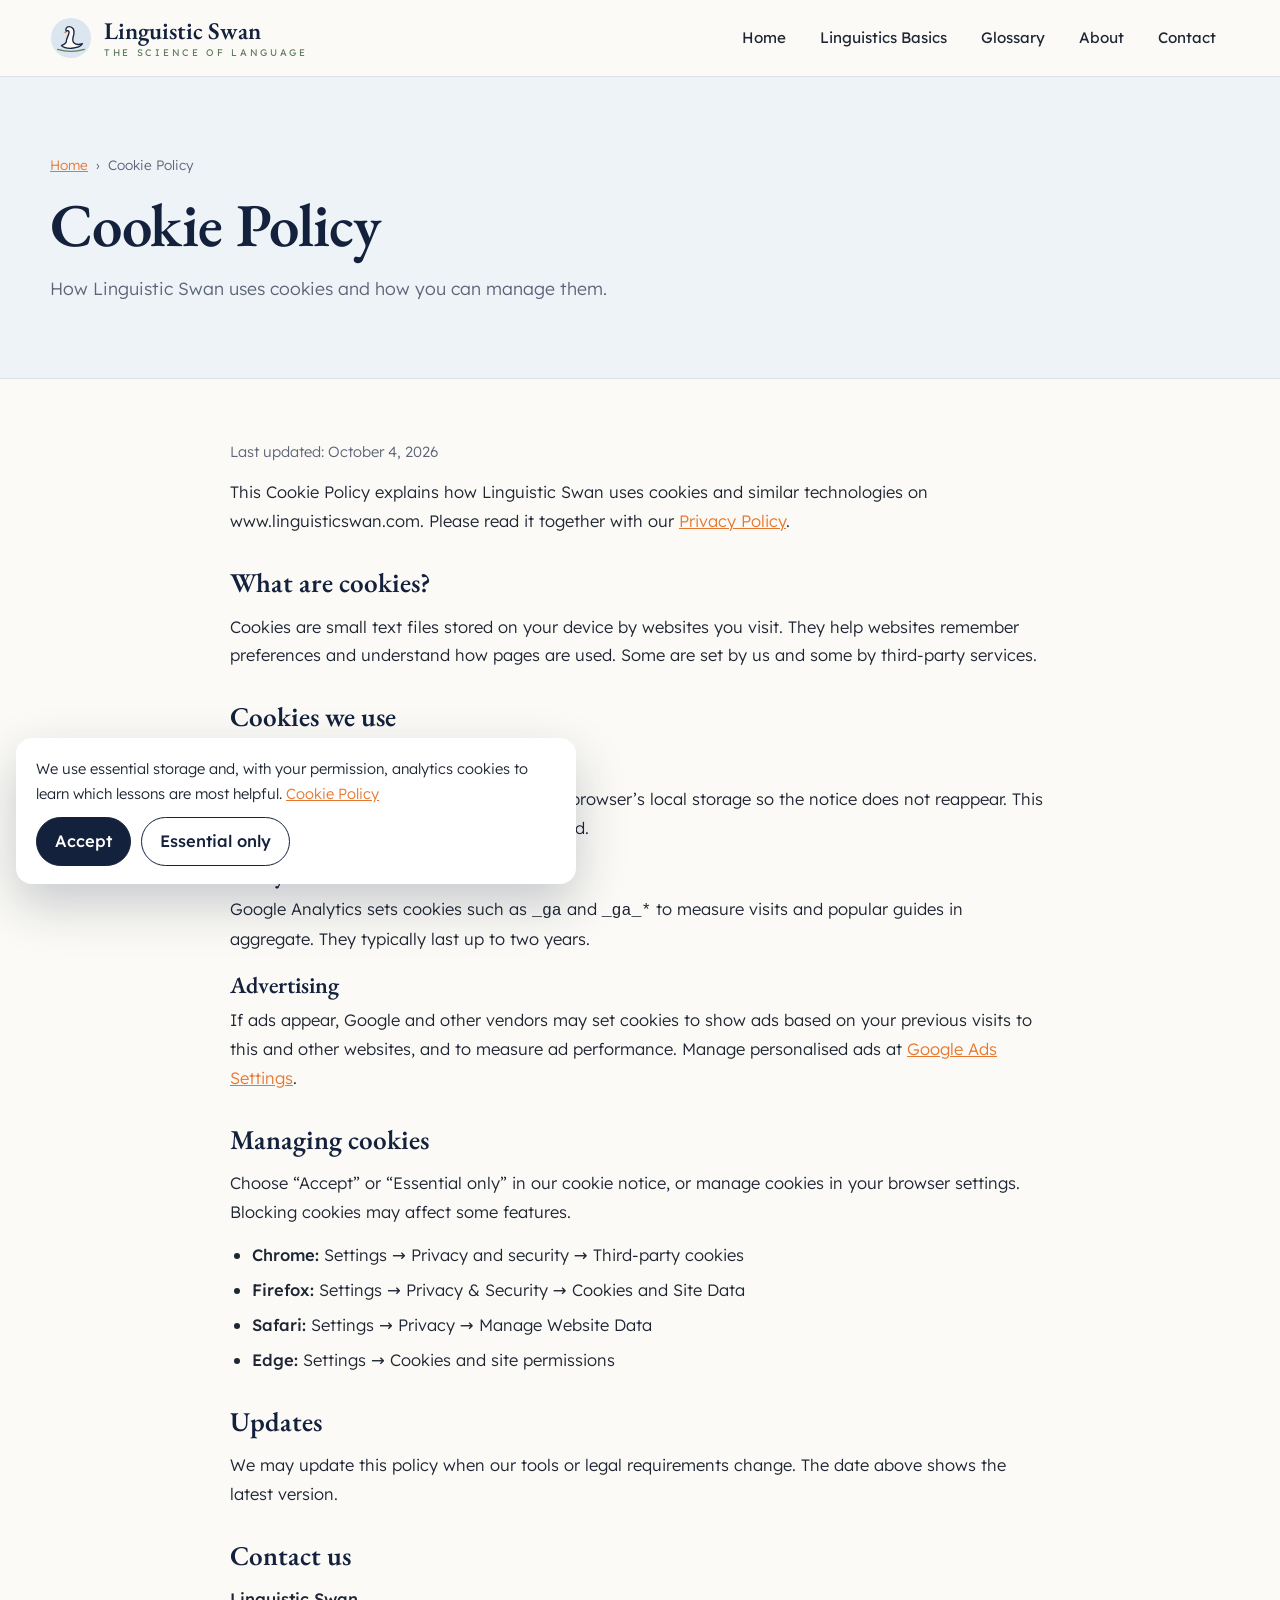
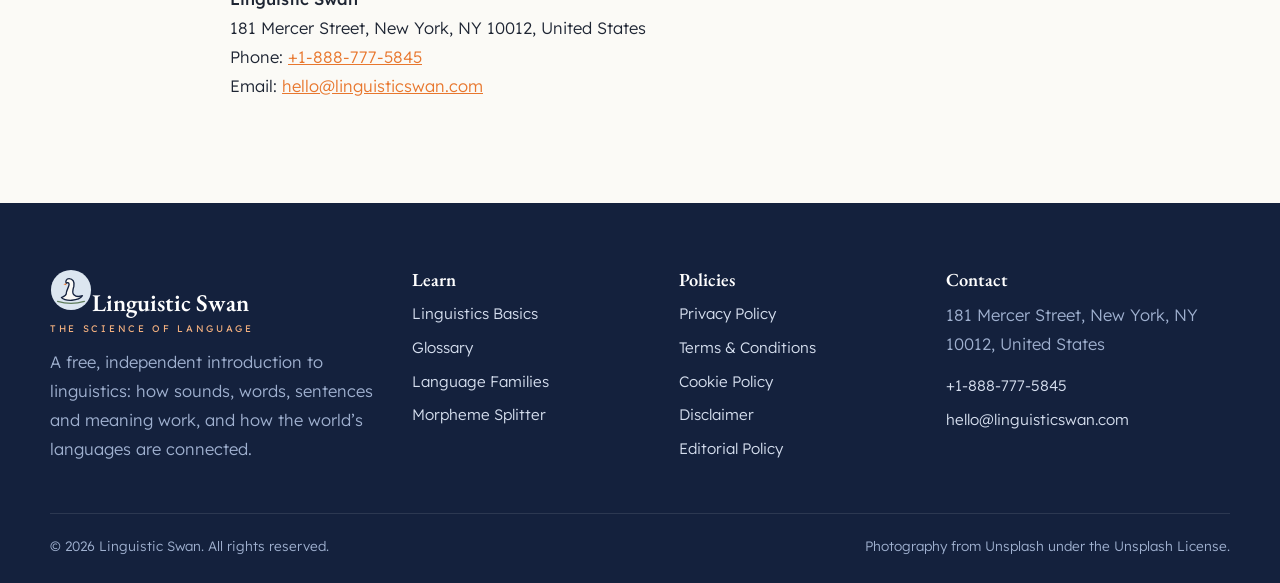
<file: cookie-policy.html>
<!DOCTYPE html>
<html lang="en">
<head>
<meta charset="UTF-8">
<meta name="viewport" content="width=device-width, initial-scale=1">
<title>Cookie Policy | Linguistic Swan</title>
<meta name="description" content="Learn which essential, analytics and advertising cookies Linguistic Swan uses and how to manage or block cookies in your browser.">
<meta name="robots" content="index, follow, max-image-preview:large">
<link rel="canonical" href="https://www.linguisticswan.com/cookie-policy.html">
<meta property="og:type" content="website"><meta property="og:site_name" content="Linguistic Swan">
<meta property="og:title" content="Cookie Policy | Linguistic Swan"><meta property="og:description" content="Learn which essential, analytics and advertising cookies Linguistic Swan uses and how to manage or block cookies in your browser.">
<meta property="og:url" content="https://www.linguisticswan.com/cookie-policy.html"><meta property="og:image" content="https://images.unsplash.com/photo-1477132394330-d2376dc4c091?auto=format&fit=crop&w=1200&q=75">
<meta name="twitter:card" content="summary_large_image"><meta name="theme-color" content="#14213D">
<link rel="icon" href="data:image/svg+xml,%3Csvg xmlns='http://www.w3.org/2000/svg' viewBox='0 0 44 44'%3E%3Ccircle cx='22' cy='22' r='21' fill='%2314213D'/%3E%3Cpath d='M12 30c4 4 18 4 22-2-3 1-7 1-9-1-2-2-1-6 0-9 1-4-1-8-5-8-3 0-4 3-3 5 1-1 3-1 3 1 0 3-3 6-3 10 0 2-3 3-5 4Z' fill='%23FBFAF6'/%3E%3Cpath d='M17 15l-3 1 3 1Z' fill='%23E8772E'/%3E%3C/svg%3E">
<link rel="preconnect" href="https://fonts.googleapis.com"><link rel="preconnect" href="https://fonts.gstatic.com" crossorigin><link rel="preconnect" href="https://images.unsplash.com">
<link href="https://fonts.googleapis.com/css2?family=EB+Garamond:ital,wght@0,500;0,600;1,500&family=Lexend:wght@300;400;500&display=swap" rel="stylesheet">
<link rel="stylesheet" href="assets/css/style.css">
<!-- Google tag (gtag.js) -->
<script async src="https://www.googletagmanager.com/gtag/js?id=G-0LY0HY7L01"></script>
<script>
  window.dataLayer = window.dataLayer || [];
  function gtag(){dataLayer.push(arguments);}
  gtag('js', new Date());
  gtag('config', 'G-0LY0HY7L01');
</script>

</head>
<body>
<a class="skip" href="#main">Skip to content</a>
<header class="hdr">
  <div class="wrap">
    <a class="logo" href="index.html" aria-label="Linguistic Swan home"><svg viewBox="0 0 44 44" aria-hidden="true"><circle cx="22" cy="22" r="21" fill="#DCE6F0"/><path d="M12 30c4 4 18 4 22-2-3 1-7 1-9-1-2-2-1-6 0-9 1-4-1-8-5-8-3 0-4 3-3 5 1-1 3-1 3 1 0 3-3 6-3 10 0 2-3 3-5 4Z" fill="#FBFAF6" stroke="#14213D" stroke-width="1.4" stroke-linejoin="round"/><path d="M17 15l-3 1 3 1Z" fill="#E8772E"/><path d="M8 34q14 4 28 0" fill="none" stroke="#5F7D5B" stroke-width="1.4" stroke-linecap="round"/></svg><span>Linguistic Swan<small>THE SCIENCE OF LANGUAGE</small></span></a>
    <nav id="nav" aria-label="Main navigation"><ul class="nav"><li><a href="index.html">Home</a></li><li><a href="linguistics-basics.html">Linguistics Basics</a></li><li><a href="glossary.html">Glossary</a></li><li><a href="about.html">About</a></li><li><a href="contact.html">Contact</a></li></ul></nav>
    <button class="burger" aria-label="Open menu" aria-expanded="false" aria-controls="nav"><span></span><span></span><span></span></button>
  </div>
</header>
<main id="main">
<section class="ph"><div class="wrap"><p class="crumbs"><a href="index.html">Home</a> &nbsp;&rsaquo;&nbsp; Cookie Policy</p><h1>Cookie Policy</h1><p class="lead">How Linguistic Swan uses cookies and how you can manage them.</p></div></section><article class="prose"><p class="upd">Last updated: October 4, 2026</p>
<p>This Cookie Policy explains how Linguistic Swan uses cookies and similar technologies on www.linguisticswan.com. Please read it together with our <a href="privacy-policy.html">Privacy Policy</a>.</p>
<h2>What are cookies?</h2>
<p>Cookies are small text files stored on your device by websites you visit. They help websites remember preferences and understand how pages are used. Some are set by us and some by third-party services.</p>
<h2>Cookies we use</h2>
<h3>Essential</h3>
<p>We store your cookie-notice choice in your browser&#8217;s local storage so the notice does not reappear. This is needed for the website to work as intended.</p>
<h3>Analytics</h3>
<p>Google Analytics sets cookies such as <code>_ga</code> and <code>_ga_*</code> to measure visits and popular guides in aggregate. They typically last up to two years.</p>
<h3>Advertising</h3>
<p>If ads appear, Google and other vendors may set cookies to show ads based on your previous visits to this and other websites, and to measure ad performance. Manage personalised ads at <a href="https://www.google.com/settings/ads" target="_blank" rel="noopener">Google Ads Settings</a>.</p>
<h2>Managing cookies</h2>
<p>Choose &ldquo;Accept&rdquo; or &ldquo;Essential only&rdquo; in our cookie notice, or manage cookies in your browser settings. Blocking cookies may affect some features.</p>
<ul><li><strong>Chrome:</strong> Settings &rarr; Privacy and security &rarr; Third-party cookies</li><li><strong>Firefox:</strong> Settings &rarr; Privacy &amp; Security &rarr; Cookies and Site Data</li><li><strong>Safari:</strong> Settings &rarr; Privacy &rarr; Manage Website Data</li><li><strong>Edge:</strong> Settings &rarr; Cookies and site permissions</li></ul>
<h2>Updates</h2>
<p>We may update this policy when our tools or legal requirements change. The date above shows the latest version.</p><h2>Contact us</h2><p><strong>Linguistic Swan</strong><br>181 Mercer Street, New York, NY 10012, United States<br>Phone: <a href="tel:+18887775845">+1-888-777-5845</a><br>Email: <a href="mailto:hello@linguisticswan.com">hello@linguisticswan.com</a></p></article></main>
<footer class="ftr">
  <div class="wrap">
    <div class="ftr-grid">
      <div><a class="logo" href="index.html"><svg viewBox="0 0 44 44" aria-hidden="true"><circle cx="22" cy="22" r="21" fill="#DCE6F0"/><path d="M12 30c4 4 18 4 22-2-3 1-7 1-9-1-2-2-1-6 0-9 1-4-1-8-5-8-3 0-4 3-3 5 1-1 3-1 3 1 0 3-3 6-3 10 0 2-3 3-5 4Z" fill="#FBFAF6" stroke="#14213D" stroke-width="1.4" stroke-linejoin="round"/><path d="M17 15l-3 1 3 1Z" fill="#E8772E"/><path d="M8 34q14 4 28 0" fill="none" stroke="#5F7D5B" stroke-width="1.4" stroke-linecap="round"/></svg><span>Linguistic Swan<small>THE SCIENCE OF LANGUAGE</small></span></a><p>A free, independent introduction to linguistics: how sounds, words, sentences and meaning work, and how the world&#8217;s languages are connected.</p></div>
      <div><h4>Learn</h4><a href="linguistics-basics.html">Linguistics Basics</a><a href="glossary.html">Glossary</a><a href="index.html#families">Language Families</a><a href="index.html#morph">Morpheme Splitter</a></div>
      <div><h4>Policies</h4><a href="privacy-policy.html">Privacy Policy</a><a href="terms-and-conditions.html">Terms &amp; Conditions</a><a href="cookie-policy.html">Cookie Policy</a><a href="disclaimer.html">Disclaimer</a><a href="editorial-policy.html">Editorial Policy</a></div>
      <div><h4>Contact</h4><p>181 Mercer Street, New York, NY 10012, United States</p><a href="tel:+18887775845">+1-888-777-5845</a><a href="mailto:hello@linguisticswan.com">hello@linguisticswan.com</a></div>
    </div>
    <div class="ftr-base"><span>&copy; <span id="year">2026</span> Linguistic Swan. All rights reserved.</span><span>Photography from Unsplash under the Unsplash License.</span></div>
  </div>
</footer>
<div class="cookie" id="cookie" role="dialog" aria-label="Cookie notice"><p>We use essential storage and, with your permission, analytics cookies to learn which lessons are most helpful. <a href="cookie-policy.html">Cookie Policy</a></p><button class="y" data-cookie="accepted">Accept</button><button data-cookie="declined">Essential only</button></div>
<script src="assets/js/main.js" defer></script>
</body>
</html>
</file>
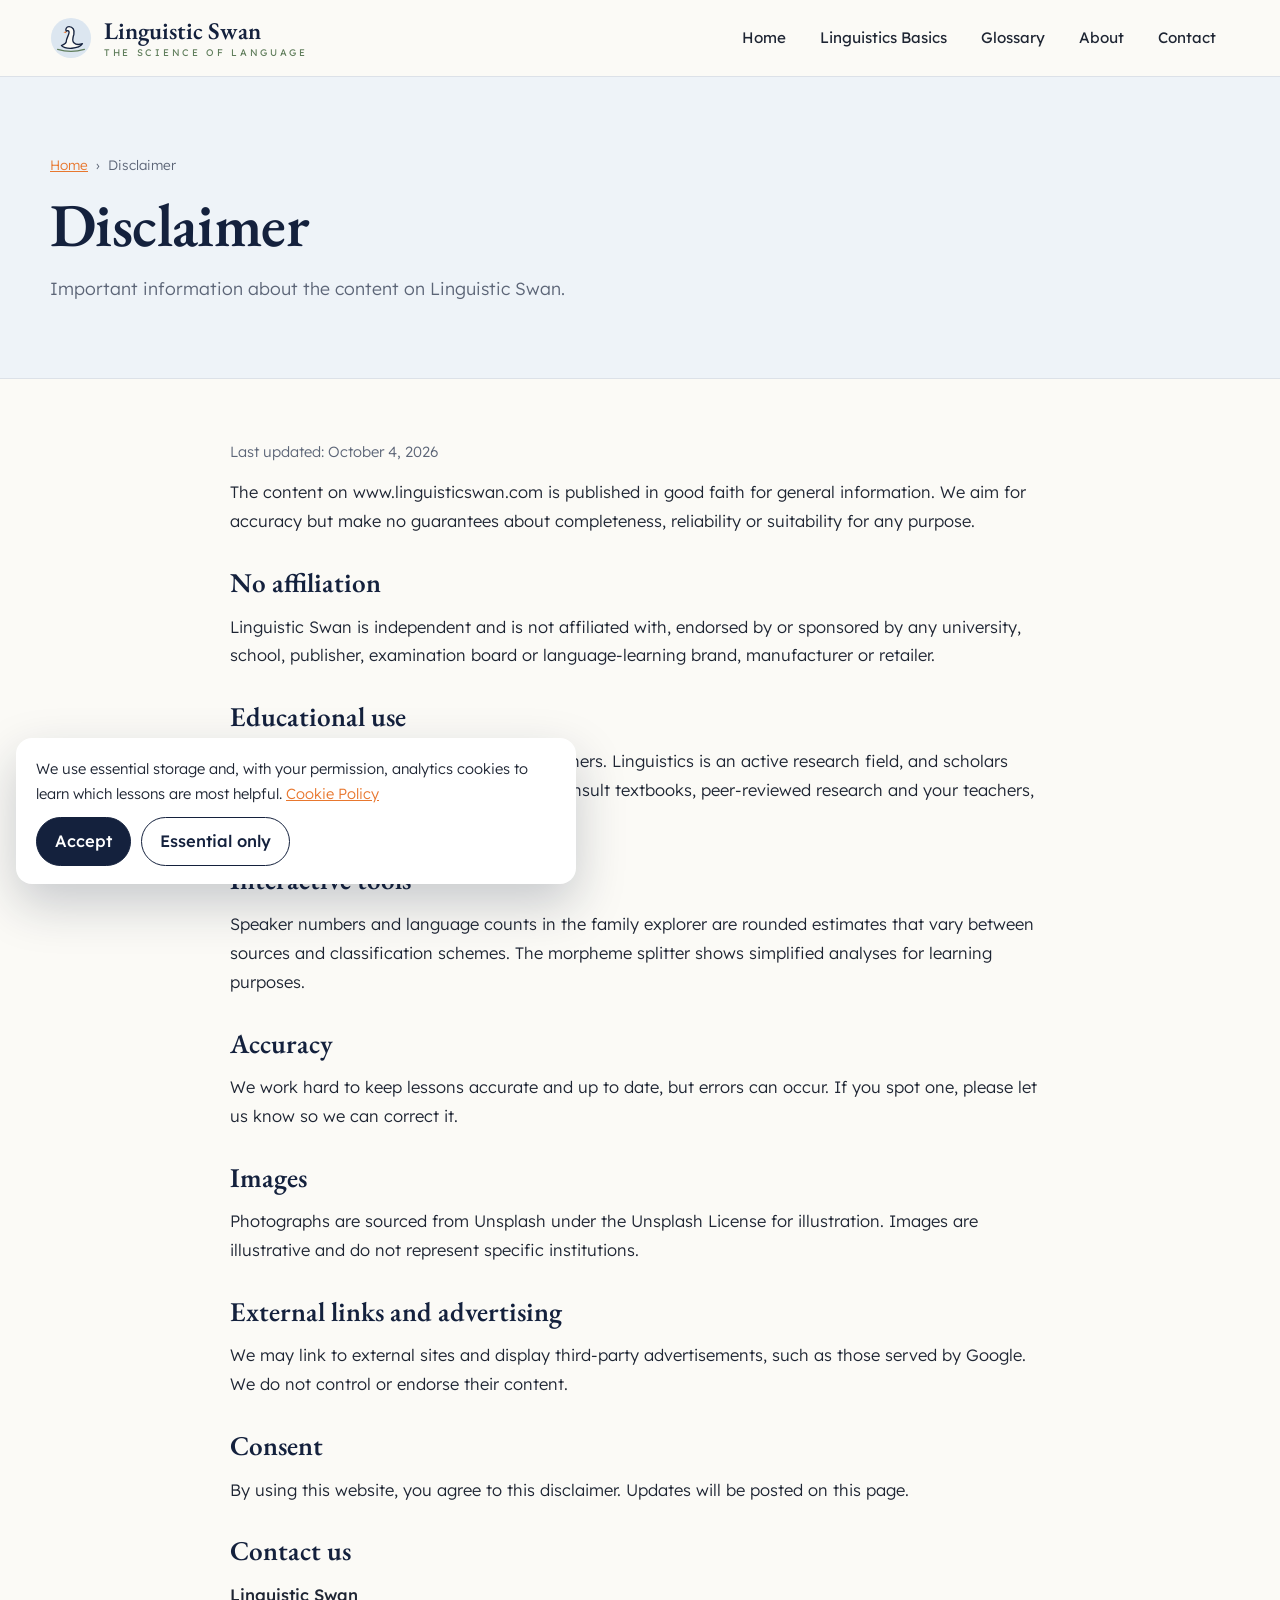
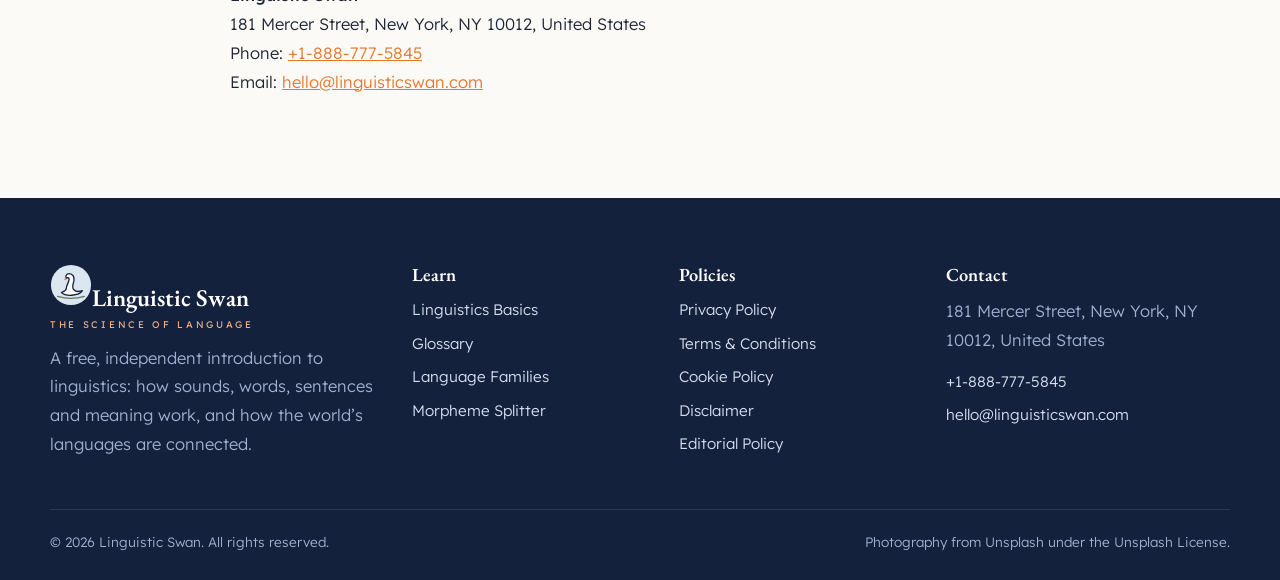
<file: disclaimer.html>
<!DOCTYPE html>
<html lang="en">
<head>
<meta charset="UTF-8">
<meta name="viewport" content="width=device-width, initial-scale=1">
<title>Disclaimer | Linguistic Swan</title>
<meta name="description" content="The Linguistic Swan disclaimer: general information, no affiliation, educational use, tool estimates, care guidance, images, links and advertising.">
<meta name="robots" content="index, follow, max-image-preview:large">
<link rel="canonical" href="https://www.linguisticswan.com/disclaimer.html">
<meta property="og:type" content="website"><meta property="og:site_name" content="Linguistic Swan">
<meta property="og:title" content="Disclaimer | Linguistic Swan"><meta property="og:description" content="The Linguistic Swan disclaimer: general information, no affiliation, educational use, tool estimates, care guidance, images, links and advertising.">
<meta property="og:url" content="https://www.linguisticswan.com/disclaimer.html"><meta property="og:image" content="https://images.unsplash.com/photo-1477132394330-d2376dc4c091?auto=format&fit=crop&w=1200&q=75">
<meta name="twitter:card" content="summary_large_image"><meta name="theme-color" content="#14213D">
<link rel="icon" href="data:image/svg+xml,%3Csvg xmlns='http://www.w3.org/2000/svg' viewBox='0 0 44 44'%3E%3Ccircle cx='22' cy='22' r='21' fill='%2314213D'/%3E%3Cpath d='M12 30c4 4 18 4 22-2-3 1-7 1-9-1-2-2-1-6 0-9 1-4-1-8-5-8-3 0-4 3-3 5 1-1 3-1 3 1 0 3-3 6-3 10 0 2-3 3-5 4Z' fill='%23FBFAF6'/%3E%3Cpath d='M17 15l-3 1 3 1Z' fill='%23E8772E'/%3E%3C/svg%3E">
<link rel="preconnect" href="https://fonts.googleapis.com"><link rel="preconnect" href="https://fonts.gstatic.com" crossorigin><link rel="preconnect" href="https://images.unsplash.com">
<link href="https://fonts.googleapis.com/css2?family=EB+Garamond:ital,wght@0,500;0,600;1,500&family=Lexend:wght@300;400;500&display=swap" rel="stylesheet">
<link rel="stylesheet" href="assets/css/style.css">
<!-- Google tag (gtag.js) -->
<script async src="https://www.googletagmanager.com/gtag/js?id=G-0LY0HY7L01"></script>
<script>
  window.dataLayer = window.dataLayer || [];
  function gtag(){dataLayer.push(arguments);}
  gtag('js', new Date());
  gtag('config', 'G-0LY0HY7L01');
</script>

</head>
<body>
<a class="skip" href="#main">Skip to content</a>
<header class="hdr">
  <div class="wrap">
    <a class="logo" href="index.html" aria-label="Linguistic Swan home"><svg viewBox="0 0 44 44" aria-hidden="true"><circle cx="22" cy="22" r="21" fill="#DCE6F0"/><path d="M12 30c4 4 18 4 22-2-3 1-7 1-9-1-2-2-1-6 0-9 1-4-1-8-5-8-3 0-4 3-3 5 1-1 3-1 3 1 0 3-3 6-3 10 0 2-3 3-5 4Z" fill="#FBFAF6" stroke="#14213D" stroke-width="1.4" stroke-linejoin="round"/><path d="M17 15l-3 1 3 1Z" fill="#E8772E"/><path d="M8 34q14 4 28 0" fill="none" stroke="#5F7D5B" stroke-width="1.4" stroke-linecap="round"/></svg><span>Linguistic Swan<small>THE SCIENCE OF LANGUAGE</small></span></a>
    <nav id="nav" aria-label="Main navigation"><ul class="nav"><li><a href="index.html">Home</a></li><li><a href="linguistics-basics.html">Linguistics Basics</a></li><li><a href="glossary.html">Glossary</a></li><li><a href="about.html">About</a></li><li><a href="contact.html">Contact</a></li></ul></nav>
    <button class="burger" aria-label="Open menu" aria-expanded="false" aria-controls="nav"><span></span><span></span><span></span></button>
  </div>
</header>
<main id="main">
<section class="ph"><div class="wrap"><p class="crumbs"><a href="index.html">Home</a> &nbsp;&rsaquo;&nbsp; Disclaimer</p><h1>Disclaimer</h1><p class="lead">Important information about the content on Linguistic Swan.</p></div></section><article class="prose"><p class="upd">Last updated: October 4, 2026</p>
<p>The content on www.linguisticswan.com is published in good faith for general information. We aim for accuracy but make no guarantees about completeness, reliability or suitability for any purpose.</p>
<h2>No affiliation</h2>
<p>Linguistic Swan is independent and is not affiliated with, endorsed by or sponsored by any university, school, publisher, examination board or language-learning brand, manufacturer or retailer.</p>
<h2>Educational use</h2>
<p>Our lessons simplify complex topics for learners. Linguistics is an active research field, and scholars sometimes disagree. For academic work, consult textbooks, peer-reviewed research and your teachers, and cite primary sources.</p>
<h2>Interactive tools</h2>
<p>Speaker numbers and language counts in the family explorer are rounded estimates that vary between sources and classification schemes. The morpheme splitter shows simplified analyses for learning purposes.</p>
<h2>Accuracy</h2>
<p>We work hard to keep lessons accurate and up to date, but errors can occur. If you spot one, please let us know so we can correct it.</p>
<h2>Images</h2>
<p>Photographs are sourced from Unsplash under the Unsplash License for illustration. Images are illustrative and do not represent specific institutions.</p>
<h2>External links and advertising</h2>
<p>We may link to external sites and display third-party advertisements, such as those served by Google. We do not control or endorse their content.</p>
<h2>Consent</h2>
<p>By using this website, you agree to this disclaimer. Updates will be posted on this page.</p><h2>Contact us</h2><p><strong>Linguistic Swan</strong><br>181 Mercer Street, New York, NY 10012, United States<br>Phone: <a href="tel:+18887775845">+1-888-777-5845</a><br>Email: <a href="mailto:hello@linguisticswan.com">hello@linguisticswan.com</a></p></article></main>
<footer class="ftr">
  <div class="wrap">
    <div class="ftr-grid">
      <div><a class="logo" href="index.html"><svg viewBox="0 0 44 44" aria-hidden="true"><circle cx="22" cy="22" r="21" fill="#DCE6F0"/><path d="M12 30c4 4 18 4 22-2-3 1-7 1-9-1-2-2-1-6 0-9 1-4-1-8-5-8-3 0-4 3-3 5 1-1 3-1 3 1 0 3-3 6-3 10 0 2-3 3-5 4Z" fill="#FBFAF6" stroke="#14213D" stroke-width="1.4" stroke-linejoin="round"/><path d="M17 15l-3 1 3 1Z" fill="#E8772E"/><path d="M8 34q14 4 28 0" fill="none" stroke="#5F7D5B" stroke-width="1.4" stroke-linecap="round"/></svg><span>Linguistic Swan<small>THE SCIENCE OF LANGUAGE</small></span></a><p>A free, independent introduction to linguistics: how sounds, words, sentences and meaning work, and how the world&#8217;s languages are connected.</p></div>
      <div><h4>Learn</h4><a href="linguistics-basics.html">Linguistics Basics</a><a href="glossary.html">Glossary</a><a href="index.html#families">Language Families</a><a href="index.html#morph">Morpheme Splitter</a></div>
      <div><h4>Policies</h4><a href="privacy-policy.html">Privacy Policy</a><a href="terms-and-conditions.html">Terms &amp; Conditions</a><a href="cookie-policy.html">Cookie Policy</a><a href="disclaimer.html">Disclaimer</a><a href="editorial-policy.html">Editorial Policy</a></div>
      <div><h4>Contact</h4><p>181 Mercer Street, New York, NY 10012, United States</p><a href="tel:+18887775845">+1-888-777-5845</a><a href="mailto:hello@linguisticswan.com">hello@linguisticswan.com</a></div>
    </div>
    <div class="ftr-base"><span>&copy; <span id="year">2026</span> Linguistic Swan. All rights reserved.</span><span>Photography from Unsplash under the Unsplash License.</span></div>
  </div>
</footer>
<div class="cookie" id="cookie" role="dialog" aria-label="Cookie notice"><p>We use essential storage and, with your permission, analytics cookies to learn which lessons are most helpful. <a href="cookie-policy.html">Cookie Policy</a></p><button class="y" data-cookie="accepted">Accept</button><button data-cookie="declined">Essential only</button></div>
<script src="assets/js/main.js" defer></script>
</body>
</html>
</file>
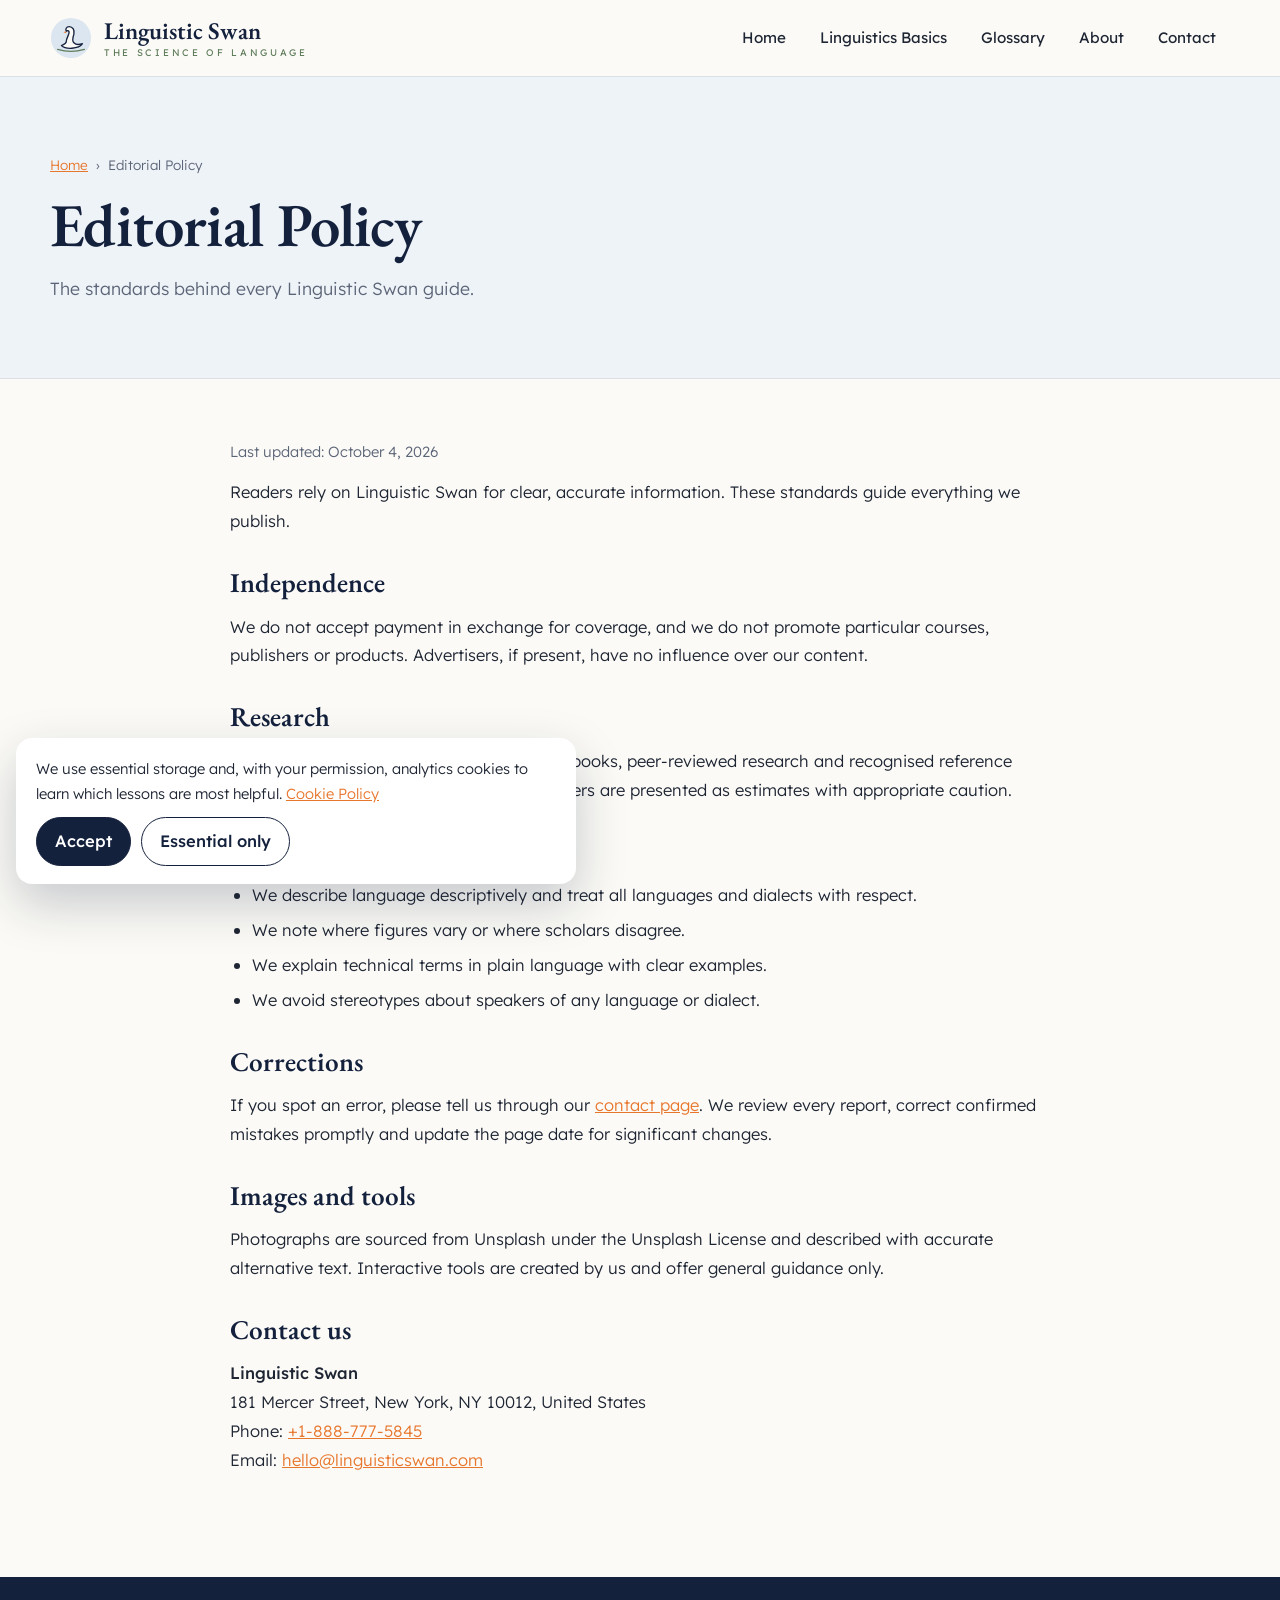
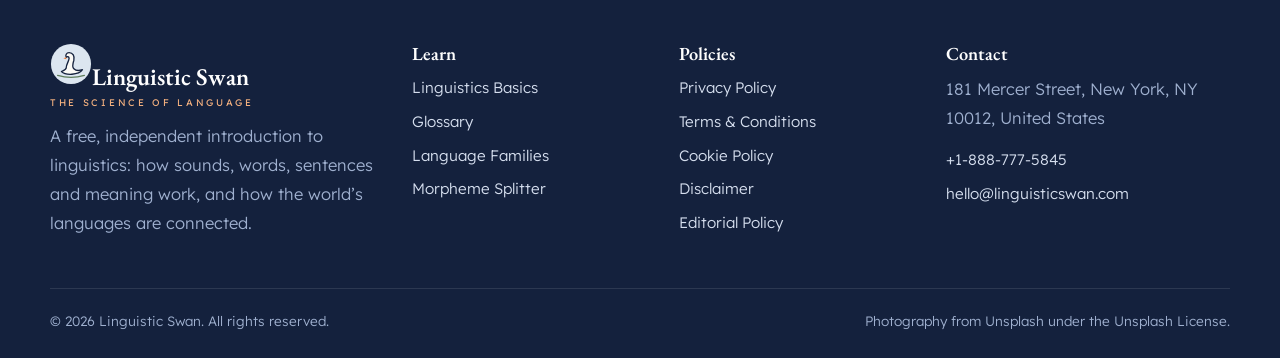
<file: editorial-policy.html>
<!DOCTYPE html>
<html lang="en">
<head>
<meta charset="UTF-8">
<meta name="viewport" content="width=device-width, initial-scale=1">
<title>Editorial Policy | Linguistic Swan</title>
<meta name="description" content="How Linguistic Swan researches and reviews lessons, stays independent and balanced, and corrects errors.">
<meta name="robots" content="index, follow, max-image-preview:large">
<link rel="canonical" href="https://www.linguisticswan.com/editorial-policy.html">
<meta property="og:type" content="website"><meta property="og:site_name" content="Linguistic Swan">
<meta property="og:title" content="Editorial Policy | Linguistic Swan"><meta property="og:description" content="How Linguistic Swan researches and reviews lessons, stays independent and balanced, and corrects errors.">
<meta property="og:url" content="https://www.linguisticswan.com/editorial-policy.html"><meta property="og:image" content="https://images.unsplash.com/photo-1477132394330-d2376dc4c091?auto=format&fit=crop&w=1200&q=75">
<meta name="twitter:card" content="summary_large_image"><meta name="theme-color" content="#14213D">
<link rel="icon" href="data:image/svg+xml,%3Csvg xmlns='http://www.w3.org/2000/svg' viewBox='0 0 44 44'%3E%3Ccircle cx='22' cy='22' r='21' fill='%2314213D'/%3E%3Cpath d='M12 30c4 4 18 4 22-2-3 1-7 1-9-1-2-2-1-6 0-9 1-4-1-8-5-8-3 0-4 3-3 5 1-1 3-1 3 1 0 3-3 6-3 10 0 2-3 3-5 4Z' fill='%23FBFAF6'/%3E%3Cpath d='M17 15l-3 1 3 1Z' fill='%23E8772E'/%3E%3C/svg%3E">
<link rel="preconnect" href="https://fonts.googleapis.com"><link rel="preconnect" href="https://fonts.gstatic.com" crossorigin><link rel="preconnect" href="https://images.unsplash.com">
<link href="https://fonts.googleapis.com/css2?family=EB+Garamond:ital,wght@0,500;0,600;1,500&family=Lexend:wght@300;400;500&display=swap" rel="stylesheet">
<link rel="stylesheet" href="assets/css/style.css">
<!-- Google tag (gtag.js) -->
<script async src="https://www.googletagmanager.com/gtag/js?id=G-0LY0HY7L01"></script>
<script>
  window.dataLayer = window.dataLayer || [];
  function gtag(){dataLayer.push(arguments);}
  gtag('js', new Date());
  gtag('config', 'G-0LY0HY7L01');
</script>

</head>
<body>
<a class="skip" href="#main">Skip to content</a>
<header class="hdr">
  <div class="wrap">
    <a class="logo" href="index.html" aria-label="Linguistic Swan home"><svg viewBox="0 0 44 44" aria-hidden="true"><circle cx="22" cy="22" r="21" fill="#DCE6F0"/><path d="M12 30c4 4 18 4 22-2-3 1-7 1-9-1-2-2-1-6 0-9 1-4-1-8-5-8-3 0-4 3-3 5 1-1 3-1 3 1 0 3-3 6-3 10 0 2-3 3-5 4Z" fill="#FBFAF6" stroke="#14213D" stroke-width="1.4" stroke-linejoin="round"/><path d="M17 15l-3 1 3 1Z" fill="#E8772E"/><path d="M8 34q14 4 28 0" fill="none" stroke="#5F7D5B" stroke-width="1.4" stroke-linecap="round"/></svg><span>Linguistic Swan<small>THE SCIENCE OF LANGUAGE</small></span></a>
    <nav id="nav" aria-label="Main navigation"><ul class="nav"><li><a href="index.html">Home</a></li><li><a href="linguistics-basics.html">Linguistics Basics</a></li><li><a href="glossary.html">Glossary</a></li><li><a href="about.html">About</a></li><li><a href="contact.html">Contact</a></li></ul></nav>
    <button class="burger" aria-label="Open menu" aria-expanded="false" aria-controls="nav"><span></span><span></span><span></span></button>
  </div>
</header>
<main id="main">
<section class="ph"><div class="wrap"><p class="crumbs"><a href="index.html">Home</a> &nbsp;&rsaquo;&nbsp; Editorial Policy</p><h1>Editorial Policy</h1><p class="lead">The standards behind every Linguistic Swan guide.</p></div></section><article class="prose"><p class="upd">Last updated: October 4, 2026</p>
<p>Readers rely on Linguistic Swan for clear, accurate information. These standards guide everything we publish.</p>
<h2>Independence</h2>
<p>We do not accept payment in exchange for coverage, and we do not promote particular courses, publishers or products. Advertisers, if present, have no influence over our content.</p>
<h2>Research</h2>
<p>Lessons draw on established linguistics textbooks, peer-reviewed research and recognised reference databases. Statistics such as speaker numbers are presented as estimates with appropriate caution.</p>
<h2>Responsible writing</h2>
<ul><li>We describe language descriptively and treat all languages and dialects with respect.</li><li>We note where figures vary or where scholars disagree.</li><li>We explain technical terms in plain language with clear examples.</li><li>We avoid stereotypes about speakers of any language or dialect.</li></ul>
<h2>Corrections</h2>
<p>If you spot an error, please tell us through our <a href="contact.html">contact page</a>. We review every report, correct confirmed mistakes promptly and update the page date for significant changes.</p>
<h2>Images and tools</h2>
<p>Photographs are sourced from Unsplash under the Unsplash License and described with accurate alternative text. Interactive tools are created by us and offer general guidance only.</p><h2>Contact us</h2><p><strong>Linguistic Swan</strong><br>181 Mercer Street, New York, NY 10012, United States<br>Phone: <a href="tel:+18887775845">+1-888-777-5845</a><br>Email: <a href="mailto:hello@linguisticswan.com">hello@linguisticswan.com</a></p></article></main>
<footer class="ftr">
  <div class="wrap">
    <div class="ftr-grid">
      <div><a class="logo" href="index.html"><svg viewBox="0 0 44 44" aria-hidden="true"><circle cx="22" cy="22" r="21" fill="#DCE6F0"/><path d="M12 30c4 4 18 4 22-2-3 1-7 1-9-1-2-2-1-6 0-9 1-4-1-8-5-8-3 0-4 3-3 5 1-1 3-1 3 1 0 3-3 6-3 10 0 2-3 3-5 4Z" fill="#FBFAF6" stroke="#14213D" stroke-width="1.4" stroke-linejoin="round"/><path d="M17 15l-3 1 3 1Z" fill="#E8772E"/><path d="M8 34q14 4 28 0" fill="none" stroke="#5F7D5B" stroke-width="1.4" stroke-linecap="round"/></svg><span>Linguistic Swan<small>THE SCIENCE OF LANGUAGE</small></span></a><p>A free, independent introduction to linguistics: how sounds, words, sentences and meaning work, and how the world&#8217;s languages are connected.</p></div>
      <div><h4>Learn</h4><a href="linguistics-basics.html">Linguistics Basics</a><a href="glossary.html">Glossary</a><a href="index.html#families">Language Families</a><a href="index.html#morph">Morpheme Splitter</a></div>
      <div><h4>Policies</h4><a href="privacy-policy.html">Privacy Policy</a><a href="terms-and-conditions.html">Terms &amp; Conditions</a><a href="cookie-policy.html">Cookie Policy</a><a href="disclaimer.html">Disclaimer</a><a href="editorial-policy.html">Editorial Policy</a></div>
      <div><h4>Contact</h4><p>181 Mercer Street, New York, NY 10012, United States</p><a href="tel:+18887775845">+1-888-777-5845</a><a href="mailto:hello@linguisticswan.com">hello@linguisticswan.com</a></div>
    </div>
    <div class="ftr-base"><span>&copy; <span id="year">2026</span> Linguistic Swan. All rights reserved.</span><span>Photography from Unsplash under the Unsplash License.</span></div>
  </div>
</footer>
<div class="cookie" id="cookie" role="dialog" aria-label="Cookie notice"><p>We use essential storage and, with your permission, analytics cookies to learn which lessons are most helpful. <a href="cookie-policy.html">Cookie Policy</a></p><button class="y" data-cookie="accepted">Accept</button><button data-cookie="declined">Essential only</button></div>
<script src="assets/js/main.js" defer></script>
</body>
</html>
</file>
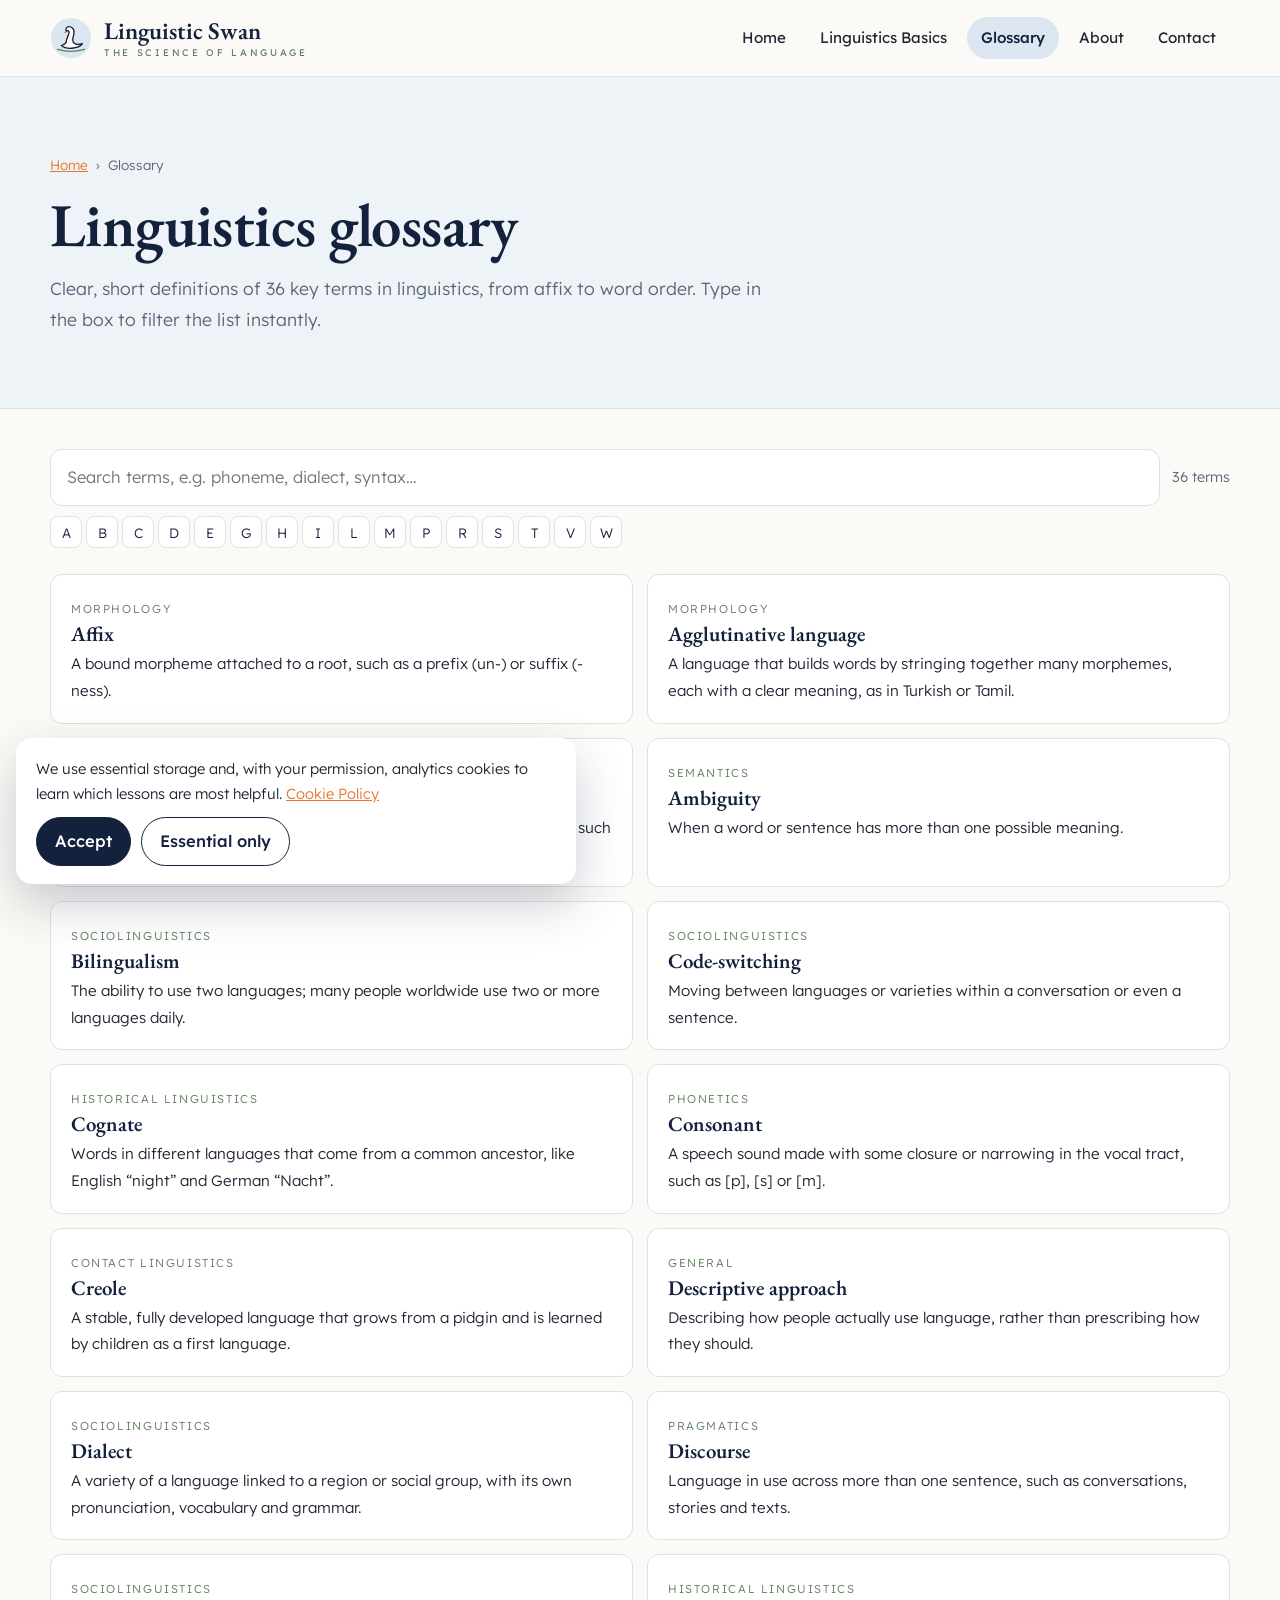
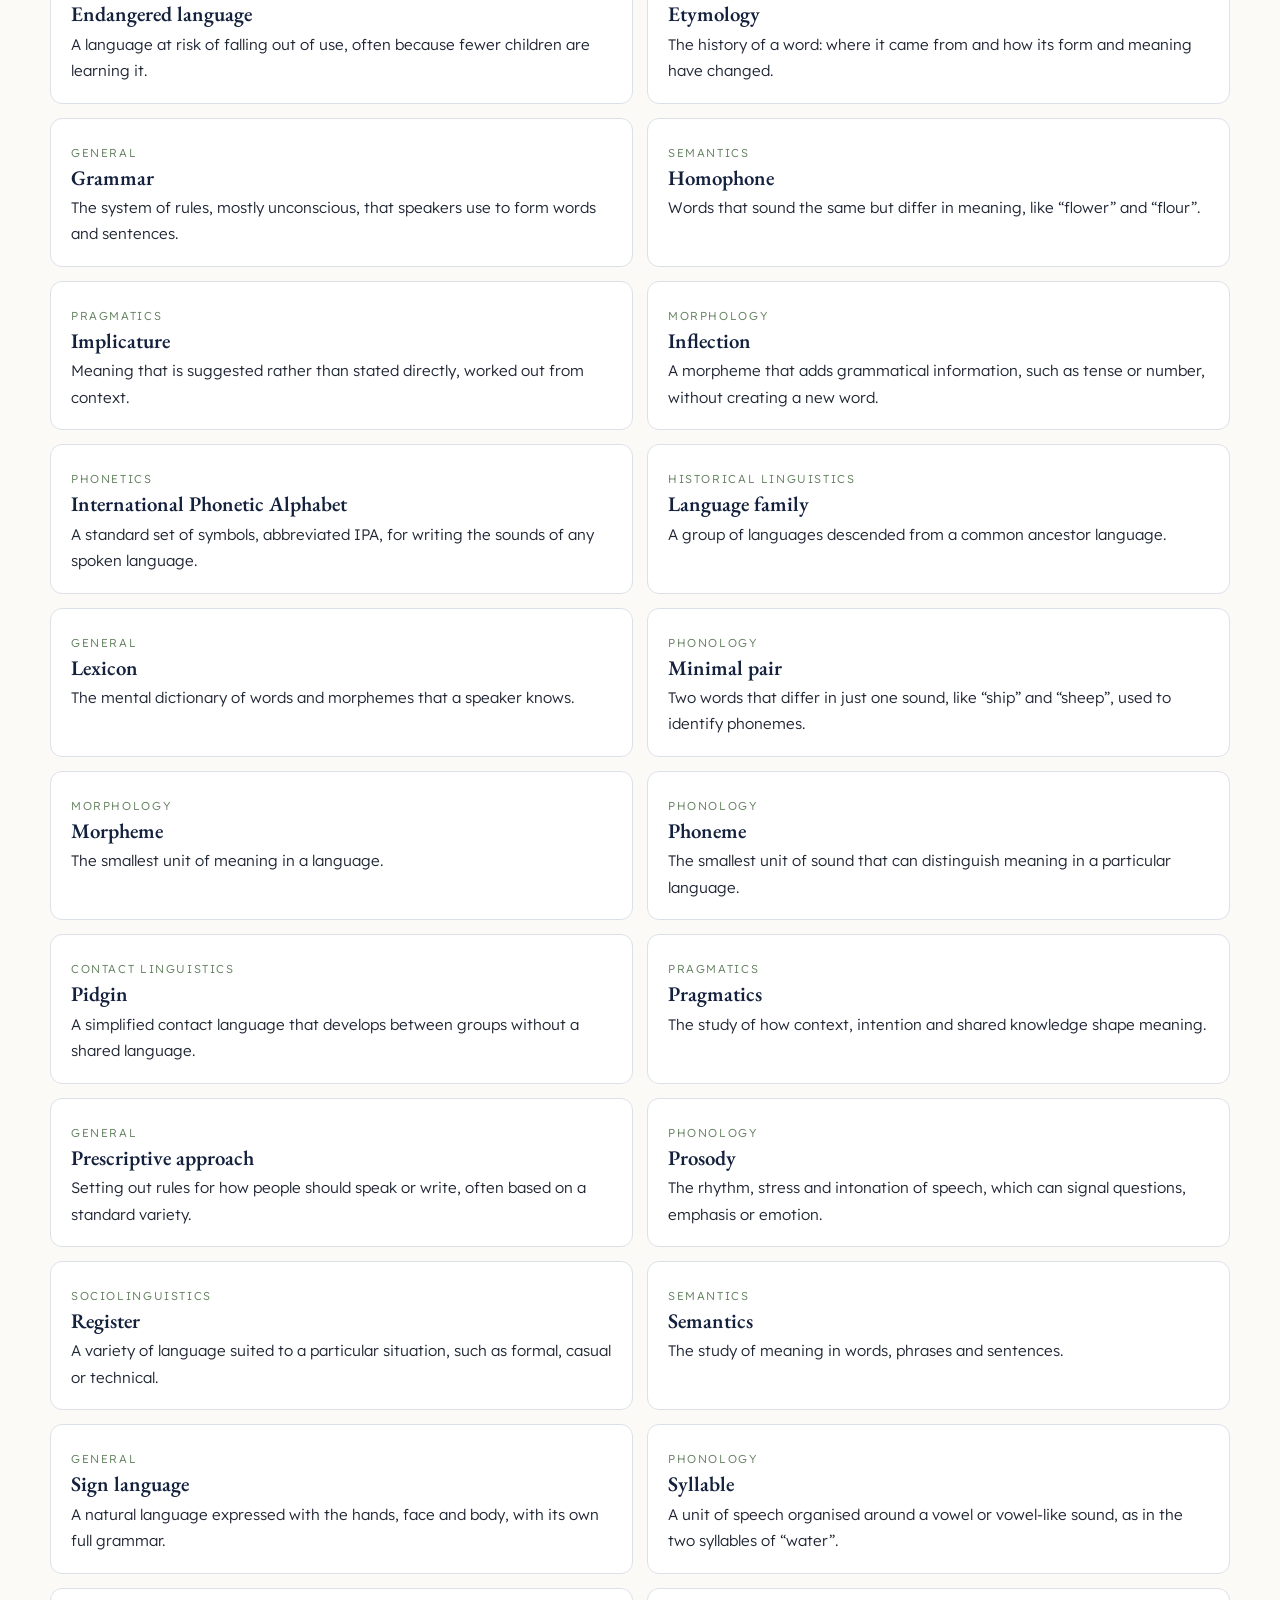
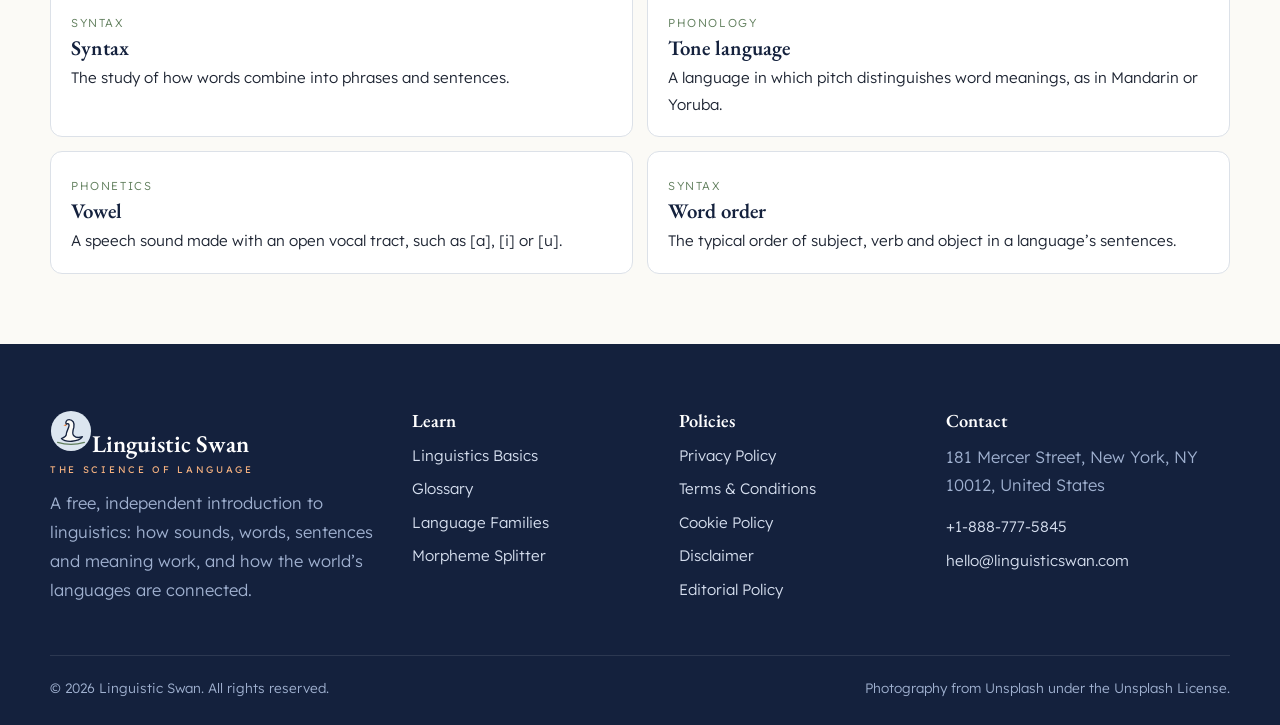
<file: glossary.html>
<!DOCTYPE html>
<html lang="en">
<head>
<meta charset="UTF-8">
<meta name="viewport" content="width=device-width, initial-scale=1">
<title>Linguistics Glossary | Key Terms Explained Simply | Linguistic Swan</title>
<meta name="description" content="A searchable linguistics glossary with clear definitions of key terms: phoneme, morpheme, allophone, syntax, pragmatics, dialect, creole, cognate, tone language and more.">
<meta name="robots" content="index, follow, max-image-preview:large">
<link rel="canonical" href="https://www.linguisticswan.com/glossary.html">
<meta property="og:type" content="website"><meta property="og:site_name" content="Linguistic Swan">
<meta property="og:title" content="Linguistics Glossary | Key Terms Explained Simply | Linguistic Swan"><meta property="og:description" content="A searchable linguistics glossary with clear definitions of key terms: phoneme, morpheme, allophone, syntax, pragmatics, dialect, creole, cognate, tone language and more.">
<meta property="og:url" content="https://www.linguisticswan.com/glossary.html"><meta property="og:image" content="https://images.unsplash.com/photo-1477132394330-d2376dc4c091?auto=format&fit=crop&w=1200&q=75">
<meta name="twitter:card" content="summary_large_image"><meta name="theme-color" content="#14213D">
<link rel="icon" href="data:image/svg+xml,%3Csvg xmlns='http://www.w3.org/2000/svg' viewBox='0 0 44 44'%3E%3Ccircle cx='22' cy='22' r='21' fill='%2314213D'/%3E%3Cpath d='M12 30c4 4 18 4 22-2-3 1-7 1-9-1-2-2-1-6 0-9 1-4-1-8-5-8-3 0-4 3-3 5 1-1 3-1 3 1 0 3-3 6-3 10 0 2-3 3-5 4Z' fill='%23FBFAF6'/%3E%3Cpath d='M17 15l-3 1 3 1Z' fill='%23E8772E'/%3E%3C/svg%3E">
<link rel="preconnect" href="https://fonts.googleapis.com"><link rel="preconnect" href="https://fonts.gstatic.com" crossorigin><link rel="preconnect" href="https://images.unsplash.com">
<link href="https://fonts.googleapis.com/css2?family=EB+Garamond:ital,wght@0,500;0,600;1,500&family=Lexend:wght@300;400;500&display=swap" rel="stylesheet">
<link rel="stylesheet" href="assets/css/style.css">
<!-- Google tag (gtag.js) -->
<script async src="https://www.googletagmanager.com/gtag/js?id=G-0LY0HY7L01"></script>
<script>
  window.dataLayer = window.dataLayer || [];
  function gtag(){dataLayer.push(arguments);}
  gtag('js', new Date());
  gtag('config', 'G-0LY0HY7L01');
</script>
<script type="application/ld+json">{"@context": "https://schema.org", "@type": "DefinedTermSet", "name": "Linguistic Swan Glossary", "hasDefinedTerm": [{"@type": "DefinedTerm", "name": "Affix", "description": "A bound morpheme attached to a root, such as a prefix (un-) or suffix (-ness)."}, {"@type": "DefinedTerm", "name": "Agglutinative language", "description": "A language that builds words by stringing together many morphemes, each with a clear meaning, as in Turkish or Tamil."}, {"@type": "DefinedTerm", "name": "Allophone", "description": "A variant pronunciation of a phoneme that does not change meaning, such as the aspirated and unaspirated “p” in English."}, {"@type": "DefinedTerm", "name": "Ambiguity", "description": "When a word or sentence has more than one possible meaning."}, {"@type": "DefinedTerm", "name": "Bilingualism", "description": "The ability to use two languages; many people worldwide use two or more languages daily."}, {"@type": "DefinedTerm", "name": "Code-switching", "description": "Moving between languages or varieties within a conversation or even a sentence."}, {"@type": "DefinedTerm", "name": "Cognate", "description": "Words in different languages that come from a common ancestor, like English “night” and German “Nacht”."}, {"@type": "DefinedTerm", "name": "Consonant", "description": "A speech sound made with some closure or narrowing in the vocal tract, such as [p], [s] or [m]."}, {"@type": "DefinedTerm", "name": "Creole", "description": "A stable, fully developed language that grows from a pidgin and is learned by children as a first language."}, {"@type": "DefinedTerm", "name": "Descriptive approach", "description": "Describing how people actually use language, rather than prescribing how they should."}, {"@type": "DefinedTerm", "name": "Dialect", "description": "A variety of a language linked to a region or social group, with its own pronunciation, vocabulary and grammar."}, {"@type": "DefinedTerm", "name": "Discourse", "description": "Language in use across more than one sentence, such as conversations, stories and texts."}, {"@type": "DefinedTerm", "name": "Endangered language", "description": "A language at risk of falling out of use, often because fewer children are learning it."}, {"@type": "DefinedTerm", "name": "Etymology", "description": "The history of a word: where it came from and how its form and meaning have changed."}, {"@type": "DefinedTerm", "name": "Grammar", "description": "The system of rules, mostly unconscious, that speakers use to form words and sentences."}, {"@type": "DefinedTerm", "name": "Homophone", "description": "Words that sound the same but differ in meaning, like “flower” and “flour”."}, {"@type": "DefinedTerm", "name": "Implicature", "description": "Meaning that is suggested rather than stated directly, worked out from context."}, {"@type": "DefinedTerm", "name": "Inflection", "description": "A morpheme that adds grammatical information, such as tense or number, without creating a new word."}, {"@type": "DefinedTerm", "name": "International Phonetic Alphabet", "description": "A standard set of symbols, abbreviated IPA, for writing the sounds of any spoken language."}, {"@type": "DefinedTerm", "name": "Language family", "description": "A group of languages descended from a common ancestor language."}, {"@type": "DefinedTerm", "name": "Lexicon", "description": "The mental dictionary of words and morphemes that a speaker knows."}, {"@type": "DefinedTerm", "name": "Minimal pair", "description": "Two words that differ in just one sound, like “ship” and “sheep”, used to identify phonemes."}, {"@type": "DefinedTerm", "name": "Morpheme", "description": "The smallest unit of meaning in a language."}, {"@type": "DefinedTerm", "name": "Phoneme", "description": "The smallest unit of sound that can distinguish meaning in a particular language."}, {"@type": "DefinedTerm", "name": "Pidgin", "description": "A simplified contact language that develops between groups without a shared language."}, {"@type": "DefinedTerm", "name": "Pragmatics", "description": "The study of how context, intention and shared knowledge shape meaning."}, {"@type": "DefinedTerm", "name": "Prescriptive approach", "description": "Setting out rules for how people should speak or write, often based on a standard variety."}, {"@type": "DefinedTerm", "name": "Prosody", "description": "The rhythm, stress and intonation of speech, which can signal questions, emphasis or emotion."}, {"@type": "DefinedTerm", "name": "Register", "description": "A variety of language suited to a particular situation, such as formal, casual or technical."}, {"@type": "DefinedTerm", "name": "Semantics", "description": "The study of meaning in words, phrases and sentences."}, {"@type": "DefinedTerm", "name": "Sign language", "description": "A natural language expressed with the hands, face and body, with its own full grammar."}, {"@type": "DefinedTerm", "name": "Syllable", "description": "A unit of speech organised around a vowel or vowel-like sound, as in the two syllables of “water”."}, {"@type": "DefinedTerm", "name": "Syntax", "description": "The study of how words combine into phrases and sentences."}, {"@type": "DefinedTerm", "name": "Tone language", "description": "A language in which pitch distinguishes word meanings, as in Mandarin or Yoruba."}, {"@type": "DefinedTerm", "name": "Vowel", "description": "A speech sound made with an open vocal tract, such as [a], [i] or [u]."}, {"@type": "DefinedTerm", "name": "Word order", "description": "The typical order of subject, verb and object in a language’s sentences."}]}</script>
</head>
<body>
<a class="skip" href="#main">Skip to content</a>
<header class="hdr">
  <div class="wrap">
    <a class="logo" href="index.html" aria-label="Linguistic Swan home"><svg viewBox="0 0 44 44" aria-hidden="true"><circle cx="22" cy="22" r="21" fill="#DCE6F0"/><path d="M12 30c4 4 18 4 22-2-3 1-7 1-9-1-2-2-1-6 0-9 1-4-1-8-5-8-3 0-4 3-3 5 1-1 3-1 3 1 0 3-3 6-3 10 0 2-3 3-5 4Z" fill="#FBFAF6" stroke="#14213D" stroke-width="1.4" stroke-linejoin="round"/><path d="M17 15l-3 1 3 1Z" fill="#E8772E"/><path d="M8 34q14 4 28 0" fill="none" stroke="#5F7D5B" stroke-width="1.4" stroke-linecap="round"/></svg><span>Linguistic Swan<small>THE SCIENCE OF LANGUAGE</small></span></a>
    <nav id="nav" aria-label="Main navigation"><ul class="nav"><li><a href="index.html">Home</a></li><li><a href="linguistics-basics.html">Linguistics Basics</a></li><li><a href="glossary.html" aria-current="page">Glossary</a></li><li><a href="about.html">About</a></li><li><a href="contact.html">Contact</a></li></ul></nav>
    <button class="burger" aria-label="Open menu" aria-expanded="false" aria-controls="nav"><span></span><span></span><span></span></button>
  </div>
</header>
<main id="main">
<section class="ph"><div class="wrap"><p class="crumbs"><a href="index.html">Home</a> &nbsp;&rsaquo;&nbsp; Glossary</p><h1>Linguistics glossary</h1><p class="lead">Clear, short definitions of 36 key terms in linguistics, from affix to word order. Type in the box to filter the list instantly.</p></div></section>
<div class="wrap">
  <div class="gsearch"><label for="gq" class="skip">Search the glossary</label><input type="search" id="gq" placeholder="Search terms, e.g. phoneme, dialect, syntax&hellip;" autocomplete="off"><span class="gcount" id="gcount" aria-live="polite">36 terms</span></div>
  <nav class="alpha" aria-label="Jump to letter"><a href="#t-affix">A</a><a href="#t-bilingualism">B</a><a href="#t-code-switching">C</a><a href="#t-descriptive-approach">D</a><a href="#t-endangered-language">E</a><a href="#t-grammar">G</a><a href="#t-homophone">H</a><a href="#t-implicature">I</a><a href="#t-language-family">L</a><a href="#t-minimal-pair">M</a><a href="#t-phoneme">P</a><a href="#t-register">R</a><a href="#t-semantics">S</a><a href="#t-tone-language">T</a><a href="#t-vowel">V</a><a href="#t-word-order">W</a></nav>
  <div class="gloss"><article class="gterm" id="t-affix"><span class="br">Morphology</span><h3>Affix</h3><p>A bound morpheme attached to a root, such as a prefix (un-) or suffix (-ness).</p></article><article class="gterm" id="t-agglutinative-language"><span class="br">Morphology</span><h3>Agglutinative language</h3><p>A language that builds words by stringing together many morphemes, each with a clear meaning, as in Turkish or Tamil.</p></article><article class="gterm" id="t-allophone"><span class="br">Phonology</span><h3>Allophone</h3><p>A variant pronunciation of a phoneme that does not change meaning, such as the aspirated and unaspirated &ldquo;p&rdquo; in English.</p></article><article class="gterm" id="t-ambiguity"><span class="br">Semantics</span><h3>Ambiguity</h3><p>When a word or sentence has more than one possible meaning.</p></article><article class="gterm" id="t-bilingualism"><span class="br">Sociolinguistics</span><h3>Bilingualism</h3><p>The ability to use two languages; many people worldwide use two or more languages daily.</p></article><article class="gterm" id="t-code-switching"><span class="br">Sociolinguistics</span><h3>Code-switching</h3><p>Moving between languages or varieties within a conversation or even a sentence.</p></article><article class="gterm" id="t-cognate"><span class="br">Historical linguistics</span><h3>Cognate</h3><p>Words in different languages that come from a common ancestor, like English &ldquo;night&rdquo; and German &ldquo;Nacht&rdquo;.</p></article><article class="gterm" id="t-consonant"><span class="br">Phonetics</span><h3>Consonant</h3><p>A speech sound made with some closure or narrowing in the vocal tract, such as [p], [s] or [m].</p></article><article class="gterm" id="t-creole"><span class="br">Contact linguistics</span><h3>Creole</h3><p>A stable, fully developed language that grows from a pidgin and is learned by children as a first language.</p></article><article class="gterm" id="t-descriptive-approach"><span class="br">General</span><h3>Descriptive approach</h3><p>Describing how people actually use language, rather than prescribing how they should.</p></article><article class="gterm" id="t-dialect"><span class="br">Sociolinguistics</span><h3>Dialect</h3><p>A variety of a language linked to a region or social group, with its own pronunciation, vocabulary and grammar.</p></article><article class="gterm" id="t-discourse"><span class="br">Pragmatics</span><h3>Discourse</h3><p>Language in use across more than one sentence, such as conversations, stories and texts.</p></article><article class="gterm" id="t-endangered-language"><span class="br">Sociolinguistics</span><h3>Endangered language</h3><p>A language at risk of falling out of use, often because fewer children are learning it.</p></article><article class="gterm" id="t-etymology"><span class="br">Historical linguistics</span><h3>Etymology</h3><p>The history of a word: where it came from and how its form and meaning have changed.</p></article><article class="gterm" id="t-grammar"><span class="br">General</span><h3>Grammar</h3><p>The system of rules, mostly unconscious, that speakers use to form words and sentences.</p></article><article class="gterm" id="t-homophone"><span class="br">Semantics</span><h3>Homophone</h3><p>Words that sound the same but differ in meaning, like &ldquo;flower&rdquo; and &ldquo;flour&rdquo;.</p></article><article class="gterm" id="t-implicature"><span class="br">Pragmatics</span><h3>Implicature</h3><p>Meaning that is suggested rather than stated directly, worked out from context.</p></article><article class="gterm" id="t-inflection"><span class="br">Morphology</span><h3>Inflection</h3><p>A morpheme that adds grammatical information, such as tense or number, without creating a new word.</p></article><article class="gterm" id="t-international-phonetic-alphabet"><span class="br">Phonetics</span><h3>International Phonetic Alphabet</h3><p>A standard set of symbols, abbreviated IPA, for writing the sounds of any spoken language.</p></article><article class="gterm" id="t-language-family"><span class="br">Historical linguistics</span><h3>Language family</h3><p>A group of languages descended from a common ancestor language.</p></article><article class="gterm" id="t-lexicon"><span class="br">General</span><h3>Lexicon</h3><p>The mental dictionary of words and morphemes that a speaker knows.</p></article><article class="gterm" id="t-minimal-pair"><span class="br">Phonology</span><h3>Minimal pair</h3><p>Two words that differ in just one sound, like &ldquo;ship&rdquo; and &ldquo;sheep&rdquo;, used to identify phonemes.</p></article><article class="gterm" id="t-morpheme"><span class="br">Morphology</span><h3>Morpheme</h3><p>The smallest unit of meaning in a language.</p></article><article class="gterm" id="t-phoneme"><span class="br">Phonology</span><h3>Phoneme</h3><p>The smallest unit of sound that can distinguish meaning in a particular language.</p></article><article class="gterm" id="t-pidgin"><span class="br">Contact linguistics</span><h3>Pidgin</h3><p>A simplified contact language that develops between groups without a shared language.</p></article><article class="gterm" id="t-pragmatics"><span class="br">Pragmatics</span><h3>Pragmatics</h3><p>The study of how context, intention and shared knowledge shape meaning.</p></article><article class="gterm" id="t-prescriptive-approach"><span class="br">General</span><h3>Prescriptive approach</h3><p>Setting out rules for how people should speak or write, often based on a standard variety.</p></article><article class="gterm" id="t-prosody"><span class="br">Phonology</span><h3>Prosody</h3><p>The rhythm, stress and intonation of speech, which can signal questions, emphasis or emotion.</p></article><article class="gterm" id="t-register"><span class="br">Sociolinguistics</span><h3>Register</h3><p>A variety of language suited to a particular situation, such as formal, casual or technical.</p></article><article class="gterm" id="t-semantics"><span class="br">Semantics</span><h3>Semantics</h3><p>The study of meaning in words, phrases and sentences.</p></article><article class="gterm" id="t-sign-language"><span class="br">General</span><h3>Sign language</h3><p>A natural language expressed with the hands, face and body, with its own full grammar.</p></article><article class="gterm" id="t-syllable"><span class="br">Phonology</span><h3>Syllable</h3><p>A unit of speech organised around a vowel or vowel-like sound, as in the two syllables of &ldquo;water&rdquo;.</p></article><article class="gterm" id="t-syntax"><span class="br">Syntax</span><h3>Syntax</h3><p>The study of how words combine into phrases and sentences.</p></article><article class="gterm" id="t-tone-language"><span class="br">Phonology</span><h3>Tone language</h3><p>A language in which pitch distinguishes word meanings, as in Mandarin or Yoruba.</p></article><article class="gterm" id="t-vowel"><span class="br">Phonetics</span><h3>Vowel</h3><p>A speech sound made with an open vocal tract, such as [a], [i] or [u].</p></article><article class="gterm" id="t-word-order"><span class="br">Syntax</span><h3>Word order</h3><p>The typical order of subject, verb and object in a language&#8217;s sentences.</p></article></div>
  <p class="gempty" id="gempty" hidden>No matching terms. Try a different word, or <a href="contact.html">suggest a term</a>.</p>
</div>
</main>
<footer class="ftr">
  <div class="wrap">
    <div class="ftr-grid">
      <div><a class="logo" href="index.html"><svg viewBox="0 0 44 44" aria-hidden="true"><circle cx="22" cy="22" r="21" fill="#DCE6F0"/><path d="M12 30c4 4 18 4 22-2-3 1-7 1-9-1-2-2-1-6 0-9 1-4-1-8-5-8-3 0-4 3-3 5 1-1 3-1 3 1 0 3-3 6-3 10 0 2-3 3-5 4Z" fill="#FBFAF6" stroke="#14213D" stroke-width="1.4" stroke-linejoin="round"/><path d="M17 15l-3 1 3 1Z" fill="#E8772E"/><path d="M8 34q14 4 28 0" fill="none" stroke="#5F7D5B" stroke-width="1.4" stroke-linecap="round"/></svg><span>Linguistic Swan<small>THE SCIENCE OF LANGUAGE</small></span></a><p>A free, independent introduction to linguistics: how sounds, words, sentences and meaning work, and how the world&#8217;s languages are connected.</p></div>
      <div><h4>Learn</h4><a href="linguistics-basics.html">Linguistics Basics</a><a href="glossary.html">Glossary</a><a href="index.html#families">Language Families</a><a href="index.html#morph">Morpheme Splitter</a></div>
      <div><h4>Policies</h4><a href="privacy-policy.html">Privacy Policy</a><a href="terms-and-conditions.html">Terms &amp; Conditions</a><a href="cookie-policy.html">Cookie Policy</a><a href="disclaimer.html">Disclaimer</a><a href="editorial-policy.html">Editorial Policy</a></div>
      <div><h4>Contact</h4><p>181 Mercer Street, New York, NY 10012, United States</p><a href="tel:+18887775845">+1-888-777-5845</a><a href="mailto:hello@linguisticswan.com">hello@linguisticswan.com</a></div>
    </div>
    <div class="ftr-base"><span>&copy; <span id="year">2026</span> Linguistic Swan. All rights reserved.</span><span>Photography from Unsplash under the Unsplash License.</span></div>
  </div>
</footer>
<div class="cookie" id="cookie" role="dialog" aria-label="Cookie notice"><p>We use essential storage and, with your permission, analytics cookies to learn which lessons are most helpful. <a href="cookie-policy.html">Cookie Policy</a></p><button class="y" data-cookie="accepted">Accept</button><button data-cookie="declined">Essential only</button></div>
<script src="assets/js/main.js" defer></script>
</body>
</html>
</file>
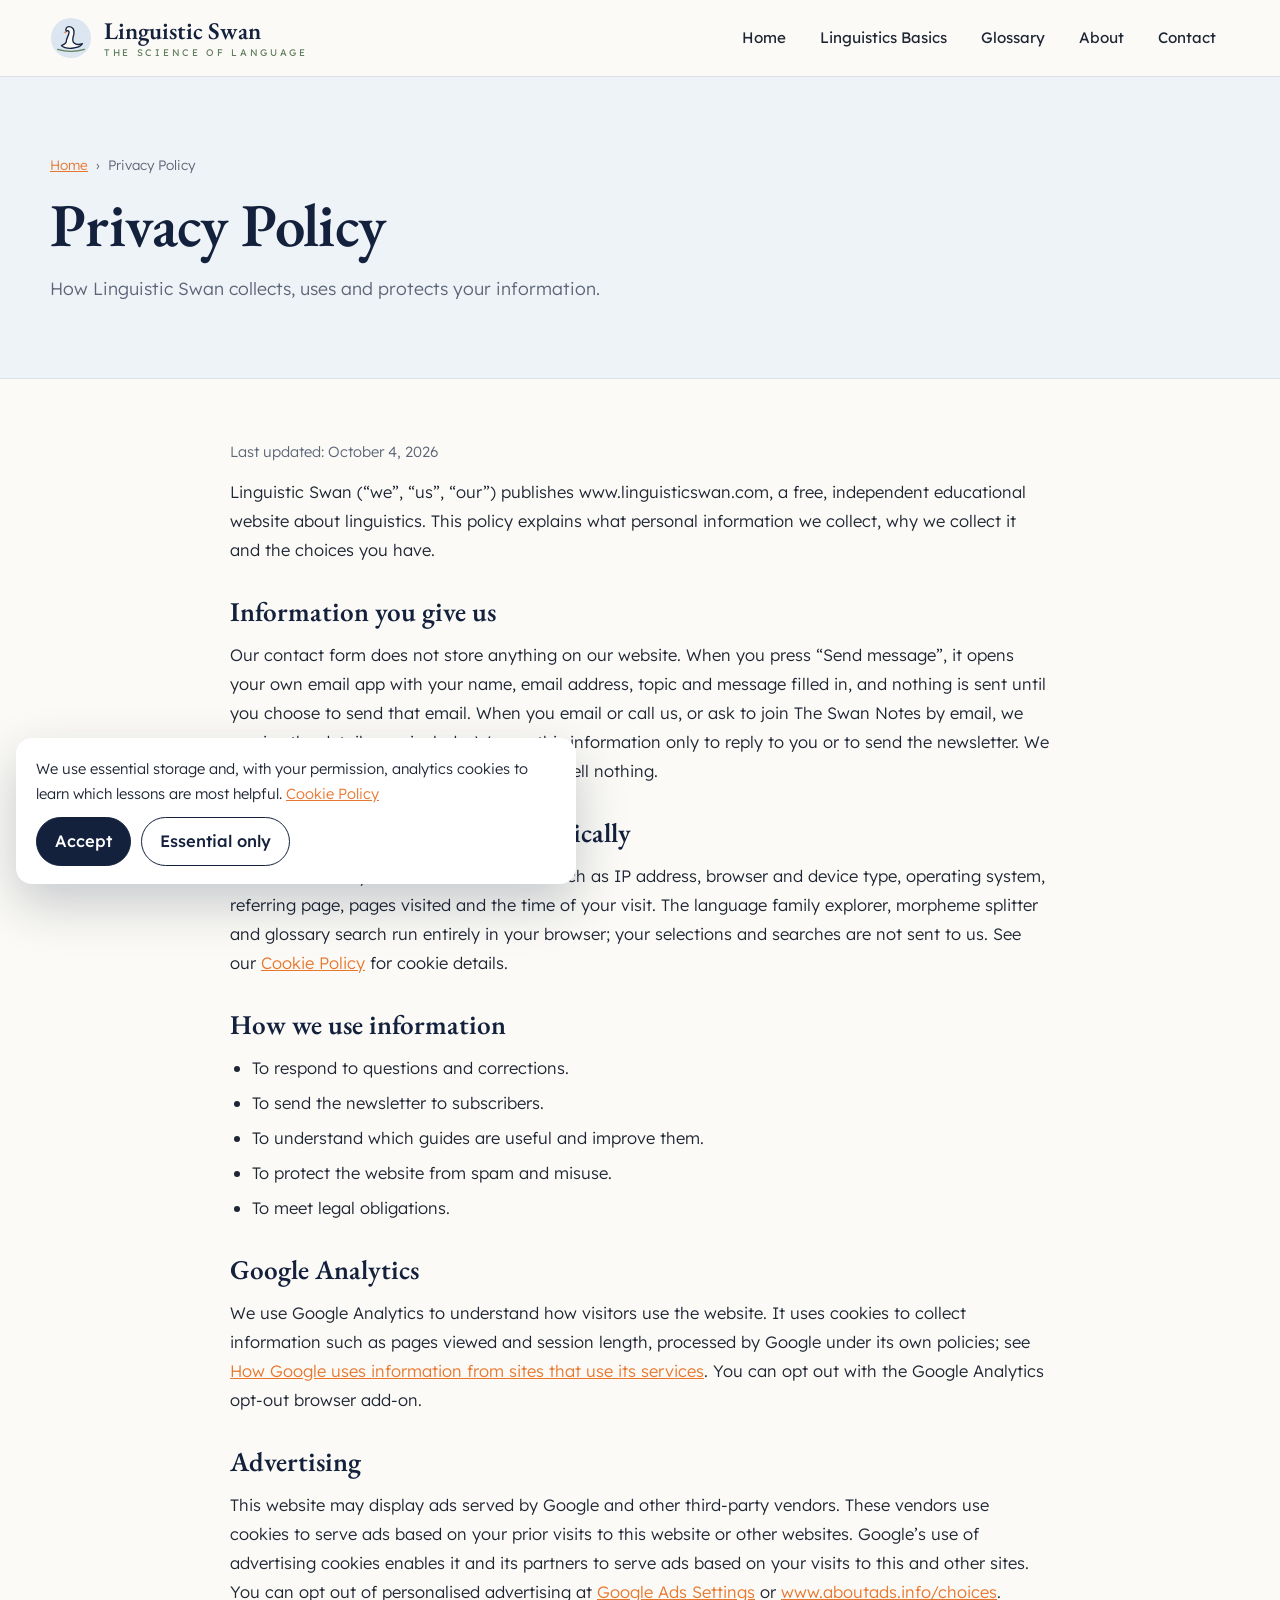
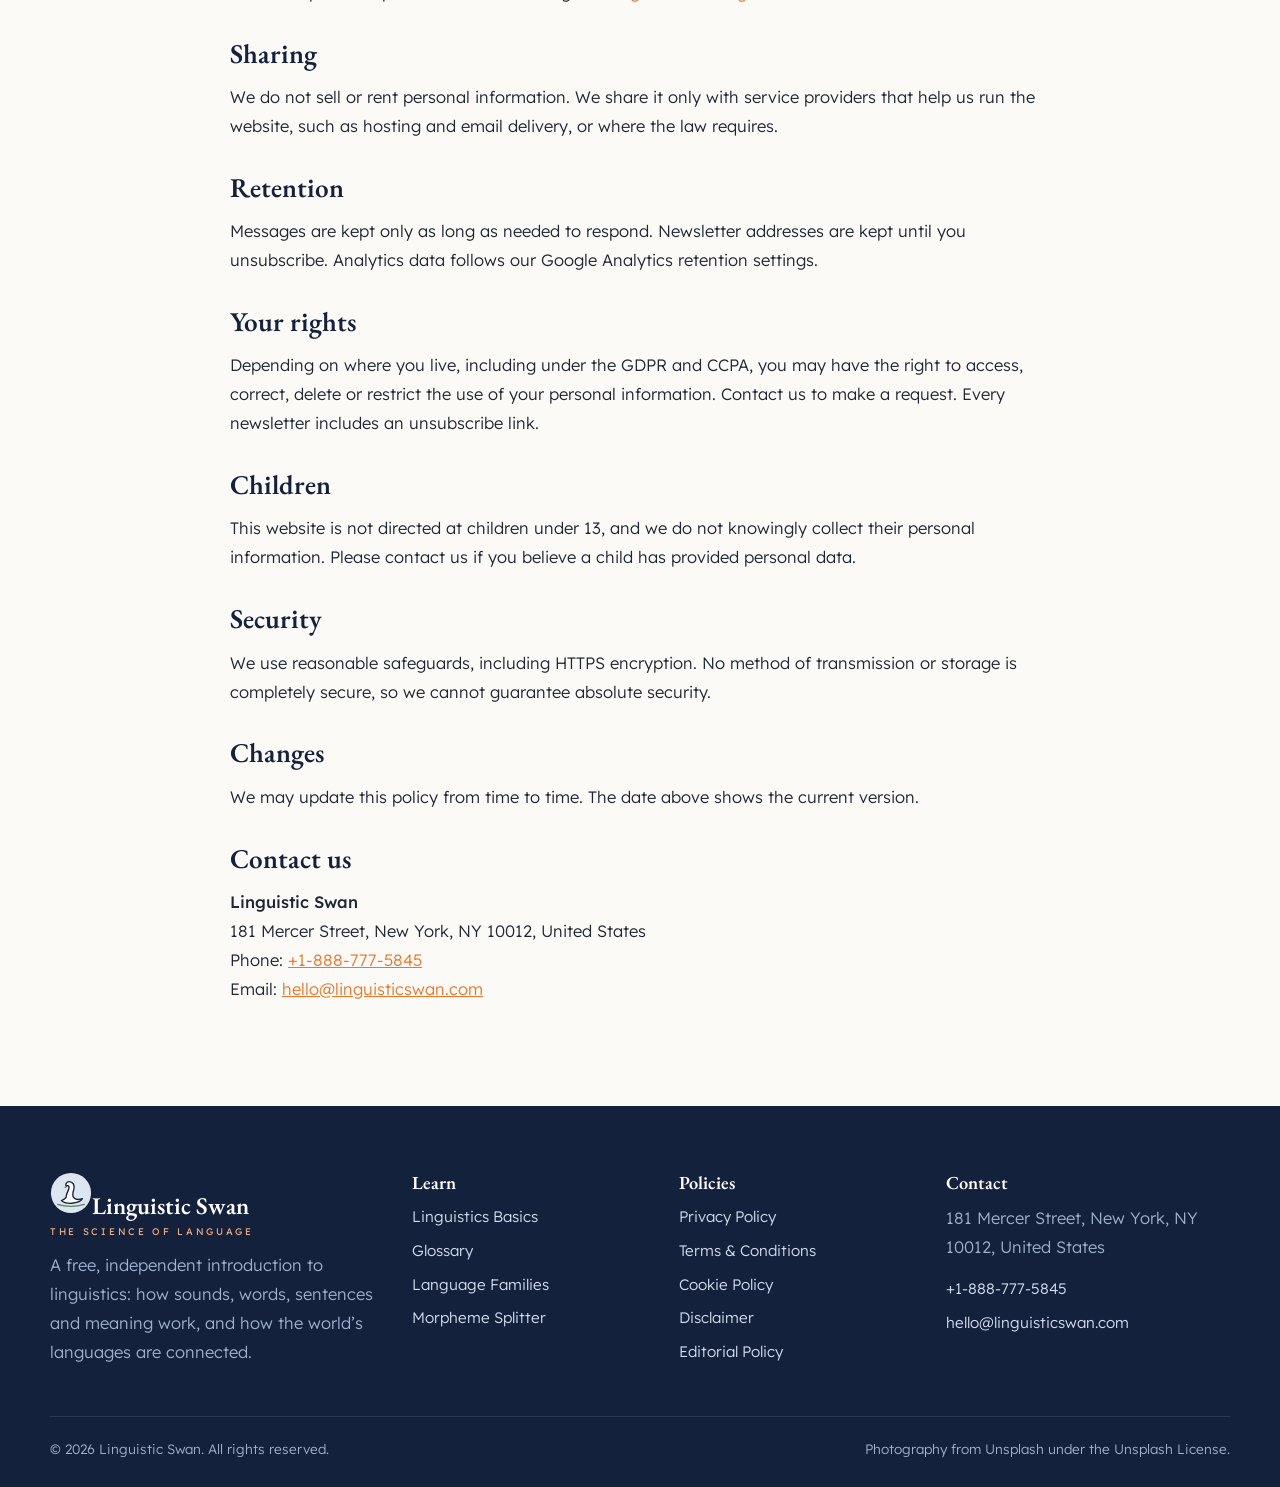
<file: privacy-policy.html>
<!DOCTYPE html>
<html lang="en">
<head>
<meta charset="UTF-8">
<meta name="viewport" content="width=device-width, initial-scale=1">
<title>Privacy Policy | Linguistic Swan</title>
<meta name="description" content="How Linguistic Swan handles personal information from contact messages and newsletter sign-ups, and how Google Analytics and advertising cookies are used.">
<meta name="robots" content="index, follow, max-image-preview:large">
<link rel="canonical" href="https://www.linguisticswan.com/privacy-policy.html">
<meta property="og:type" content="website"><meta property="og:site_name" content="Linguistic Swan">
<meta property="og:title" content="Privacy Policy | Linguistic Swan"><meta property="og:description" content="How Linguistic Swan handles personal information from contact messages and newsletter sign-ups, and how Google Analytics and advertising cookies are used.">
<meta property="og:url" content="https://www.linguisticswan.com/privacy-policy.html"><meta property="og:image" content="https://images.unsplash.com/photo-1477132394330-d2376dc4c091?auto=format&fit=crop&w=1200&q=75">
<meta name="twitter:card" content="summary_large_image"><meta name="theme-color" content="#14213D">
<link rel="icon" href="data:image/svg+xml,%3Csvg xmlns='http://www.w3.org/2000/svg' viewBox='0 0 44 44'%3E%3Ccircle cx='22' cy='22' r='21' fill='%2314213D'/%3E%3Cpath d='M12 30c4 4 18 4 22-2-3 1-7 1-9-1-2-2-1-6 0-9 1-4-1-8-5-8-3 0-4 3-3 5 1-1 3-1 3 1 0 3-3 6-3 10 0 2-3 3-5 4Z' fill='%23FBFAF6'/%3E%3Cpath d='M17 15l-3 1 3 1Z' fill='%23E8772E'/%3E%3C/svg%3E">
<link rel="preconnect" href="https://fonts.googleapis.com"><link rel="preconnect" href="https://fonts.gstatic.com" crossorigin><link rel="preconnect" href="https://images.unsplash.com">
<link href="https://fonts.googleapis.com/css2?family=EB+Garamond:ital,wght@0,500;0,600;1,500&family=Lexend:wght@300;400;500&display=swap" rel="stylesheet">
<link rel="stylesheet" href="assets/css/style.css">
<!-- Google tag (gtag.js) -->
<script async src="https://www.googletagmanager.com/gtag/js?id=G-0LY0HY7L01"></script>
<script>
  window.dataLayer = window.dataLayer || [];
  function gtag(){dataLayer.push(arguments);}
  gtag('js', new Date());
  gtag('config', 'G-0LY0HY7L01');
</script>

</head>
<body>
<a class="skip" href="#main">Skip to content</a>
<header class="hdr">
  <div class="wrap">
    <a class="logo" href="index.html" aria-label="Linguistic Swan home"><svg viewBox="0 0 44 44" aria-hidden="true"><circle cx="22" cy="22" r="21" fill="#DCE6F0"/><path d="M12 30c4 4 18 4 22-2-3 1-7 1-9-1-2-2-1-6 0-9 1-4-1-8-5-8-3 0-4 3-3 5 1-1 3-1 3 1 0 3-3 6-3 10 0 2-3 3-5 4Z" fill="#FBFAF6" stroke="#14213D" stroke-width="1.4" stroke-linejoin="round"/><path d="M17 15l-3 1 3 1Z" fill="#E8772E"/><path d="M8 34q14 4 28 0" fill="none" stroke="#5F7D5B" stroke-width="1.4" stroke-linecap="round"/></svg><span>Linguistic Swan<small>THE SCIENCE OF LANGUAGE</small></span></a>
    <nav id="nav" aria-label="Main navigation"><ul class="nav"><li><a href="index.html">Home</a></li><li><a href="linguistics-basics.html">Linguistics Basics</a></li><li><a href="glossary.html">Glossary</a></li><li><a href="about.html">About</a></li><li><a href="contact.html">Contact</a></li></ul></nav>
    <button class="burger" aria-label="Open menu" aria-expanded="false" aria-controls="nav"><span></span><span></span><span></span></button>
  </div>
</header>
<main id="main">
<section class="ph"><div class="wrap"><p class="crumbs"><a href="index.html">Home</a> &nbsp;&rsaquo;&nbsp; Privacy Policy</p><h1>Privacy Policy</h1><p class="lead">How Linguistic Swan collects, uses and protects your information.</p></div></section><article class="prose"><p class="upd">Last updated: October 4, 2026</p>
<p>Linguistic Swan (&ldquo;we&rdquo;, &ldquo;us&rdquo;, &ldquo;our&rdquo;) publishes www.linguisticswan.com, a free, independent educational website about linguistics. This policy explains what personal information we collect, why we collect it and the choices you have.</p>
<h2>Information you give us</h2>
<p>Our contact form does not store anything on our website. When you press &ldquo;Send message&rdquo;, it opens your own email app with your name, email address, topic and message filled in, and nothing is sent until you choose to send that email. When you email or call us, or ask to join The Swan Notes by email, we receive the details you include. We use this information only to reply to you or to send the newsletter. We never ask for payment details because we sell nothing.</p>
<h2>Information collected automatically</h2>
<p>We automatically receive technical data such as IP address, browser and device type, operating system, referring page, pages visited and the time of your visit. The language family explorer, morpheme splitter and glossary search run entirely in your browser; your selections and searches are not sent to us. See our <a href="cookie-policy.html">Cookie Policy</a> for cookie details.</p>
<h2>How we use information</h2>
<ul><li>To respond to questions and corrections.</li><li>To send the newsletter to subscribers.</li><li>To understand which guides are useful and improve them.</li><li>To protect the website from spam and misuse.</li><li>To meet legal obligations.</li></ul>
<h2>Google Analytics</h2>
<p>We use Google Analytics to understand how visitors use the website. It uses cookies to collect information such as pages viewed and session length, processed by Google under its own policies; see <a href="https://policies.google.com/technologies/partner-sites" target="_blank" rel="noopener">How Google uses information from sites that use its services</a>. You can opt out with the Google Analytics opt-out browser add-on.</p>
<h2>Advertising</h2>
<p>This website may display ads served by Google and other third-party vendors. These vendors use cookies to serve ads based on your prior visits to this website or other websites. Google&#8217;s use of advertising cookies enables it and its partners to serve ads based on your visits to this and other sites. You can opt out of personalised advertising at <a href="https://www.google.com/settings/ads" target="_blank" rel="noopener">Google Ads Settings</a> or <a href="https://www.aboutads.info/choices" target="_blank" rel="noopener">www.aboutads.info/choices</a>.</p>
<h2>Sharing</h2>
<p>We do not sell or rent personal information. We share it only with service providers that help us run the website, such as hosting and email delivery, or where the law requires.</p>
<h2>Retention</h2>
<p>Messages are kept only as long as needed to respond. Newsletter addresses are kept until you unsubscribe. Analytics data follows our Google Analytics retention settings.</p>
<h2>Your rights</h2>
<p>Depending on where you live, including under the GDPR and CCPA, you may have the right to access, correct, delete or restrict the use of your personal information. Contact us to make a request. Every newsletter includes an unsubscribe link.</p>
<h2>Children</h2>
<p>This website is not directed at children under 13, and we do not knowingly collect their personal information. Please contact us if you believe a child has provided personal data.</p>
<h2>Security</h2>
<p>We use reasonable safeguards, including HTTPS encryption. No method of transmission or storage is completely secure, so we cannot guarantee absolute security.</p>
<h2>Changes</h2>
<p>We may update this policy from time to time. The date above shows the current version.</p><h2>Contact us</h2><p><strong>Linguistic Swan</strong><br>181 Mercer Street, New York, NY 10012, United States<br>Phone: <a href="tel:+18887775845">+1-888-777-5845</a><br>Email: <a href="mailto:hello@linguisticswan.com">hello@linguisticswan.com</a></p></article></main>
<footer class="ftr">
  <div class="wrap">
    <div class="ftr-grid">
      <div><a class="logo" href="index.html"><svg viewBox="0 0 44 44" aria-hidden="true"><circle cx="22" cy="22" r="21" fill="#DCE6F0"/><path d="M12 30c4 4 18 4 22-2-3 1-7 1-9-1-2-2-1-6 0-9 1-4-1-8-5-8-3 0-4 3-3 5 1-1 3-1 3 1 0 3-3 6-3 10 0 2-3 3-5 4Z" fill="#FBFAF6" stroke="#14213D" stroke-width="1.4" stroke-linejoin="round"/><path d="M17 15l-3 1 3 1Z" fill="#E8772E"/><path d="M8 34q14 4 28 0" fill="none" stroke="#5F7D5B" stroke-width="1.4" stroke-linecap="round"/></svg><span>Linguistic Swan<small>THE SCIENCE OF LANGUAGE</small></span></a><p>A free, independent introduction to linguistics: how sounds, words, sentences and meaning work, and how the world&#8217;s languages are connected.</p></div>
      <div><h4>Learn</h4><a href="linguistics-basics.html">Linguistics Basics</a><a href="glossary.html">Glossary</a><a href="index.html#families">Language Families</a><a href="index.html#morph">Morpheme Splitter</a></div>
      <div><h4>Policies</h4><a href="privacy-policy.html">Privacy Policy</a><a href="terms-and-conditions.html">Terms &amp; Conditions</a><a href="cookie-policy.html">Cookie Policy</a><a href="disclaimer.html">Disclaimer</a><a href="editorial-policy.html">Editorial Policy</a></div>
      <div><h4>Contact</h4><p>181 Mercer Street, New York, NY 10012, United States</p><a href="tel:+18887775845">+1-888-777-5845</a><a href="mailto:hello@linguisticswan.com">hello@linguisticswan.com</a></div>
    </div>
    <div class="ftr-base"><span>&copy; <span id="year">2026</span> Linguistic Swan. All rights reserved.</span><span>Photography from Unsplash under the Unsplash License.</span></div>
  </div>
</footer>
<div class="cookie" id="cookie" role="dialog" aria-label="Cookie notice"><p>We use essential storage and, with your permission, analytics cookies to learn which lessons are most helpful. <a href="cookie-policy.html">Cookie Policy</a></p><button class="y" data-cookie="accepted">Accept</button><button data-cookie="declined">Essential only</button></div>
<script src="assets/js/main.js" defer></script>
</body>
</html>
</file>
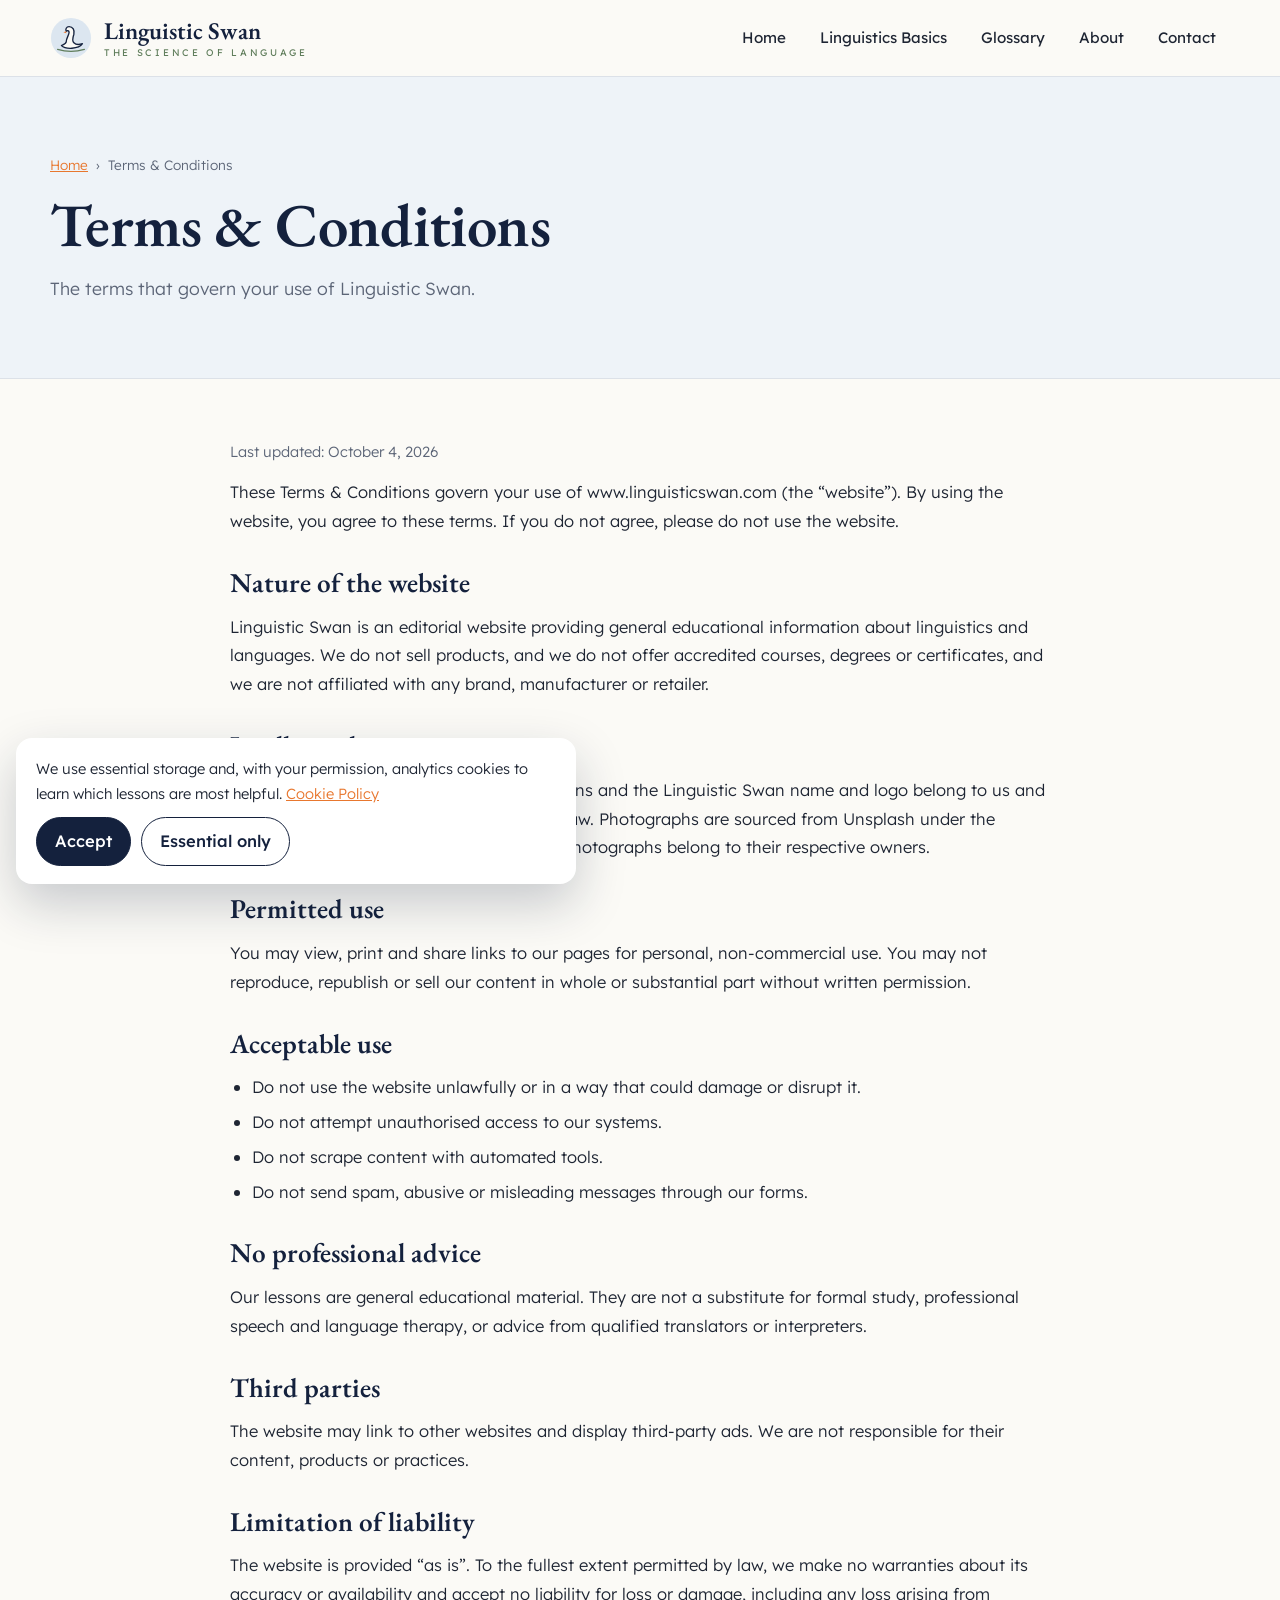
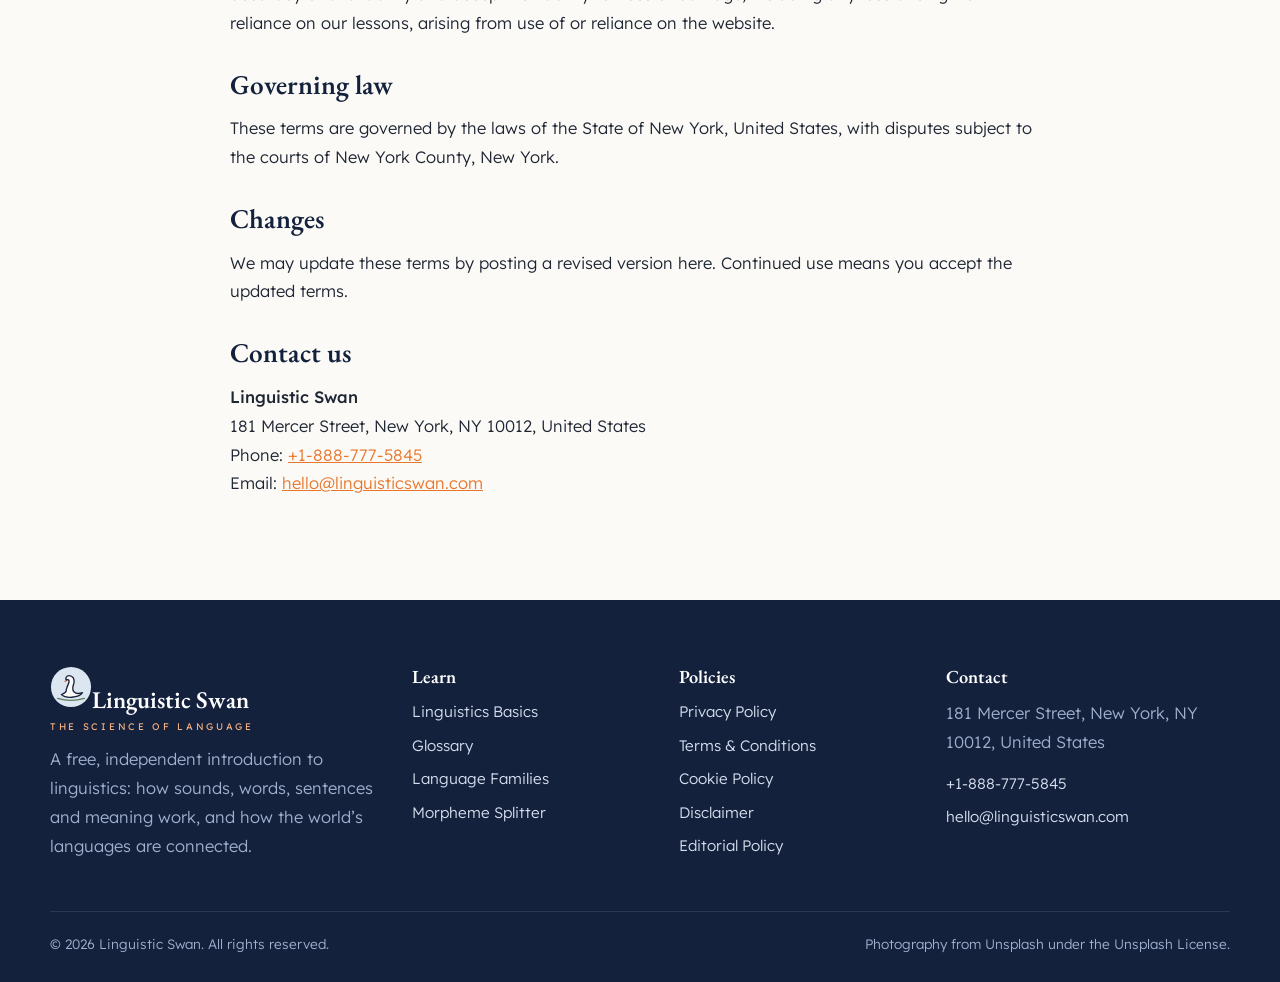
<file: terms-and-conditions.html>
<!DOCTYPE html>
<html lang="en">
<head>
<meta charset="UTF-8">
<meta name="viewport" content="width=device-width, initial-scale=1">
<title>Terms &amp; Conditions | Linguistic Swan</title>
<meta name="description" content="Terms and conditions for using Linguistic Swan, including its editorial nature, intellectual property, acceptable use and limitation of liability.">
<meta name="robots" content="index, follow, max-image-preview:large">
<link rel="canonical" href="https://www.linguisticswan.com/terms-and-conditions.html">
<meta property="og:type" content="website"><meta property="og:site_name" content="Linguistic Swan">
<meta property="og:title" content="Terms &amp; Conditions | Linguistic Swan"><meta property="og:description" content="Terms and conditions for using Linguistic Swan, including its editorial nature, intellectual property, acceptable use and limitation of liability.">
<meta property="og:url" content="https://www.linguisticswan.com/terms-and-conditions.html"><meta property="og:image" content="https://images.unsplash.com/photo-1477132394330-d2376dc4c091?auto=format&fit=crop&w=1200&q=75">
<meta name="twitter:card" content="summary_large_image"><meta name="theme-color" content="#14213D">
<link rel="icon" href="data:image/svg+xml,%3Csvg xmlns='http://www.w3.org/2000/svg' viewBox='0 0 44 44'%3E%3Ccircle cx='22' cy='22' r='21' fill='%2314213D'/%3E%3Cpath d='M12 30c4 4 18 4 22-2-3 1-7 1-9-1-2-2-1-6 0-9 1-4-1-8-5-8-3 0-4 3-3 5 1-1 3-1 3 1 0 3-3 6-3 10 0 2-3 3-5 4Z' fill='%23FBFAF6'/%3E%3Cpath d='M17 15l-3 1 3 1Z' fill='%23E8772E'/%3E%3C/svg%3E">
<link rel="preconnect" href="https://fonts.googleapis.com"><link rel="preconnect" href="https://fonts.gstatic.com" crossorigin><link rel="preconnect" href="https://images.unsplash.com">
<link href="https://fonts.googleapis.com/css2?family=EB+Garamond:ital,wght@0,500;0,600;1,500&family=Lexend:wght@300;400;500&display=swap" rel="stylesheet">
<link rel="stylesheet" href="assets/css/style.css">
<!-- Google tag (gtag.js) -->
<script async src="https://www.googletagmanager.com/gtag/js?id=G-0LY0HY7L01"></script>
<script>
  window.dataLayer = window.dataLayer || [];
  function gtag(){dataLayer.push(arguments);}
  gtag('js', new Date());
  gtag('config', 'G-0LY0HY7L01');
</script>

</head>
<body>
<a class="skip" href="#main">Skip to content</a>
<header class="hdr">
  <div class="wrap">
    <a class="logo" href="index.html" aria-label="Linguistic Swan home"><svg viewBox="0 0 44 44" aria-hidden="true"><circle cx="22" cy="22" r="21" fill="#DCE6F0"/><path d="M12 30c4 4 18 4 22-2-3 1-7 1-9-1-2-2-1-6 0-9 1-4-1-8-5-8-3 0-4 3-3 5 1-1 3-1 3 1 0 3-3 6-3 10 0 2-3 3-5 4Z" fill="#FBFAF6" stroke="#14213D" stroke-width="1.4" stroke-linejoin="round"/><path d="M17 15l-3 1 3 1Z" fill="#E8772E"/><path d="M8 34q14 4 28 0" fill="none" stroke="#5F7D5B" stroke-width="1.4" stroke-linecap="round"/></svg><span>Linguistic Swan<small>THE SCIENCE OF LANGUAGE</small></span></a>
    <nav id="nav" aria-label="Main navigation"><ul class="nav"><li><a href="index.html">Home</a></li><li><a href="linguistics-basics.html">Linguistics Basics</a></li><li><a href="glossary.html">Glossary</a></li><li><a href="about.html">About</a></li><li><a href="contact.html">Contact</a></li></ul></nav>
    <button class="burger" aria-label="Open menu" aria-expanded="false" aria-controls="nav"><span></span><span></span><span></span></button>
  </div>
</header>
<main id="main">
<section class="ph"><div class="wrap"><p class="crumbs"><a href="index.html">Home</a> &nbsp;&rsaquo;&nbsp; Terms &amp; Conditions</p><h1>Terms &amp; Conditions</h1><p class="lead">The terms that govern your use of Linguistic Swan.</p></div></section><article class="prose"><p class="upd">Last updated: October 4, 2026</p>
<p>These Terms &amp; Conditions govern your use of www.linguisticswan.com (the &ldquo;website&rdquo;). By using the website, you agree to these terms. If you do not agree, please do not use the website.</p>
<h2>Nature of the website</h2>
<p>Linguistic Swan is an editorial website providing general educational information about linguistics and languages. We do not sell products, and we do not offer accredited courses, degrees or certificates, and we are not affiliated with any brand, manufacturer or retailer.</p>
<h2>Intellectual property</h2>
<p>All original text, interactive tools, page designs and the Linguistic Swan name and logo belong to us and are protected by copyright and trademark law. Photographs are sourced from Unsplash under the Unsplash License, and any logos visible in photographs belong to their respective owners.</p>
<h2>Permitted use</h2>
<p>You may view, print and share links to our pages for personal, non-commercial use. You may not reproduce, republish or sell our content in whole or substantial part without written permission.</p>
<h2>Acceptable use</h2>
<ul><li>Do not use the website unlawfully or in a way that could damage or disrupt it.</li><li>Do not attempt unauthorised access to our systems.</li><li>Do not scrape content with automated tools.</li><li>Do not send spam, abusive or misleading messages through our forms.</li></ul>
<h2>No professional advice</h2>
<p>Our lessons are general educational material. They are not a substitute for formal study, professional speech and language therapy, or advice from qualified translators or interpreters.</p>
<h2>Third parties</h2>
<p>The website may link to other websites and display third-party ads. We are not responsible for their content, products or practices.</p>
<h2>Limitation of liability</h2>
<p>The website is provided &ldquo;as is&rdquo;. To the fullest extent permitted by law, we make no warranties about its accuracy or availability and accept no liability for loss or damage, including any loss arising from reliance on our lessons, arising from use of or reliance on the website.</p>
<h2>Governing law</h2>
<p>These terms are governed by the laws of the State of New York, United States, with disputes subject to the courts of New York County, New York.</p>
<h2>Changes</h2>
<p>We may update these terms by posting a revised version here. Continued use means you accept the updated terms.</p><h2>Contact us</h2><p><strong>Linguistic Swan</strong><br>181 Mercer Street, New York, NY 10012, United States<br>Phone: <a href="tel:+18887775845">+1-888-777-5845</a><br>Email: <a href="mailto:hello@linguisticswan.com">hello@linguisticswan.com</a></p></article></main>
<footer class="ftr">
  <div class="wrap">
    <div class="ftr-grid">
      <div><a class="logo" href="index.html"><svg viewBox="0 0 44 44" aria-hidden="true"><circle cx="22" cy="22" r="21" fill="#DCE6F0"/><path d="M12 30c4 4 18 4 22-2-3 1-7 1-9-1-2-2-1-6 0-9 1-4-1-8-5-8-3 0-4 3-3 5 1-1 3-1 3 1 0 3-3 6-3 10 0 2-3 3-5 4Z" fill="#FBFAF6" stroke="#14213D" stroke-width="1.4" stroke-linejoin="round"/><path d="M17 15l-3 1 3 1Z" fill="#E8772E"/><path d="M8 34q14 4 28 0" fill="none" stroke="#5F7D5B" stroke-width="1.4" stroke-linecap="round"/></svg><span>Linguistic Swan<small>THE SCIENCE OF LANGUAGE</small></span></a><p>A free, independent introduction to linguistics: how sounds, words, sentences and meaning work, and how the world&#8217;s languages are connected.</p></div>
      <div><h4>Learn</h4><a href="linguistics-basics.html">Linguistics Basics</a><a href="glossary.html">Glossary</a><a href="index.html#families">Language Families</a><a href="index.html#morph">Morpheme Splitter</a></div>
      <div><h4>Policies</h4><a href="privacy-policy.html">Privacy Policy</a><a href="terms-and-conditions.html">Terms &amp; Conditions</a><a href="cookie-policy.html">Cookie Policy</a><a href="disclaimer.html">Disclaimer</a><a href="editorial-policy.html">Editorial Policy</a></div>
      <div><h4>Contact</h4><p>181 Mercer Street, New York, NY 10012, United States</p><a href="tel:+18887775845">+1-888-777-5845</a><a href="mailto:hello@linguisticswan.com">hello@linguisticswan.com</a></div>
    </div>
    <div class="ftr-base"><span>&copy; <span id="year">2026</span> Linguistic Swan. All rights reserved.</span><span>Photography from Unsplash under the Unsplash License.</span></div>
  </div>
</footer>
<div class="cookie" id="cookie" role="dialog" aria-label="Cookie notice"><p>We use essential storage and, with your permission, analytics cookies to learn which lessons are most helpful. <a href="cookie-policy.html">Cookie Policy</a></p><button class="y" data-cookie="accepted">Accept</button><button data-cookie="declined">Essential only</button></div>
<script src="assets/js/main.js" defer></script>
</body>
</html>
</file>
<file: assets/css/style.css>
:root{--lake:#14213D;--lake-2:#1F3157;--swan:#FBFAF6;--beak:#E8772E;--reed:#5F7D5B;--mist:#DCE6F0;--mist-2:#EEF3F8;--text:#1E2533;--muted:#5C6577;--line:#DCE1E8;--r:14px}
[hidden]{display:none!important}
*{box-sizing:border-box;margin:0;padding:0}
html{scroll-behavior:smooth;overflow-x:hidden}
body{font-family:'Lexend',system-ui,sans-serif;font-size:16.5px;line-height:1.75;color:var(--text);background:var(--swan);overflow-x:hidden;font-weight:300}
b,strong{font-weight:500}
img{max-width:100%;display:block}
a{color:var(--beak)}
h1,h2,h3,h4{font-family:'EB Garamond',Georgia,serif;line-height:1.12;color:var(--lake);font-weight:600}
h1{font-size:clamp(2.6rem,6vw,4.7rem);letter-spacing:-.01em}
h2{font-size:clamp(1.9rem,3.8vw,2.9rem);margin-bottom:14px}
h3{font-size:1.45rem;margin-bottom:8px}
p{margin-bottom:14px}
.wrap{width:min(1180px,100% - 32px);margin-inline:auto}
.skip{position:absolute;left:-9999px}.skip:focus{left:12px;top:12px;background:#fff;padding:8px 14px;z-index:99}
.muted{color:var(--muted)}
.eyebrow{display:inline-block;font-size:.76rem;letter-spacing:.2em;text-transform:uppercase;color:var(--reed);font-weight:500;margin-bottom:12px}
.eyebrow.o{color:var(--beak)}
.btn{display:inline-flex;align-items:center;gap:8px;padding:13px 26px;border-radius:999px;background:var(--lake);color:#fff;font-weight:500;text-decoration:none;border:1.5px solid var(--lake);cursor:pointer;font-family:inherit;font-size:.95rem;transition:all .2s}
.btn:hover{background:var(--lake-2)}
.btn--beak{background:var(--beak);border-color:var(--beak)}.btn--beak:hover{background:#CF6420;border-color:#CF6420}
.btn--line{background:transparent;color:var(--lake)}.btn--line:hover{background:var(--lake);color:#fff}
.pic{overflow:hidden;background:var(--mist);border-radius:var(--r)}.pic img{width:100%;height:100%;object-fit:cover}
/* header */
.hdr{background:rgba(251,250,246,.94);backdrop-filter:blur(6px);position:sticky;top:0;z-index:50;border-bottom:1px solid var(--line)}
.hdr .wrap{display:flex;align-items:center;justify-content:space-between;gap:16px;min-height:76px}
.logo{display:flex;align-items:center;gap:12px;text-decoration:none;color:var(--lake)}
.logo svg{width:42px;height:42px;flex:none}
.logo span{font-family:'EB Garamond';font-size:1.5rem;font-weight:600;line-height:1}
.logo small{display:block;font-family:'Lexend';font-size:.6rem;letter-spacing:.28em;color:var(--reed);margin-top:5px;font-weight:400}
.nav{display:flex;list-style:none;gap:6px}
.nav a{display:block;padding:8px 14px;border-radius:999px;color:var(--text);text-decoration:none;font-weight:400;font-size:.95rem}
.nav a:hover{background:var(--mist-2)}.nav a[aria-current]{background:var(--mist);color:var(--lake);font-weight:500}
.burger{display:none;width:44px;height:44px;border-radius:50%;border:1px solid var(--line);background:#fff;flex-direction:column;align-items:center;justify-content:center;gap:5px;cursor:pointer}
.burger span{width:18px;height:1.5px;background:var(--lake)}
@media(max-width:880px){.burger{display:flex}.hdr nav{display:none;position:absolute;left:16px;right:16px;top:calc(100% + 8px);background:#fff;border:1px solid var(--line);border-radius:18px;box-shadow:0 20px 40px rgba(20,33,61,.12)}.hdr nav.open{display:block}.nav{flex-direction:column;padding:10px}}
/* hero */
.hero{padding:64px 0 40px;position:relative;overflow:hidden}
.hero::before{content:"";position:absolute;left:-10%;right:-10%;bottom:-40px;height:180px;background:repeating-radial-gradient(ellipse at 50% 100%,transparent 0 22px,rgba(95,125,91,.08) 22px 23px);pointer-events:none}
.hero-grid{display:grid;grid-template-columns:1.1fr .9fr;gap:56px;align-items:center;position:relative}
.hero-grid>*{min-width:0}
.hero h1 em{color:var(--beak);font-style:italic}
.hero .lead{font-size:1.12rem;color:var(--muted);max-width:580px;margin-top:16px}
.ctas{display:flex;gap:12px;flex-wrap:wrap;margin-top:24px}
.arch{position:relative;max-width:470px;margin-inline:auto;width:100%}
.arch .main{aspect-ratio:4/5;border-radius:240px 240px var(--r) var(--r);overflow:hidden;background:var(--mist)}
.arch .main img{width:100%;height:100%;object-fit:cover}
.arch .card{position:absolute;left:-30px;bottom:30px;background:#fff;border-radius:var(--r);box-shadow:0 20px 40px rgba(20,33,61,.15);padding:16px 18px;max-width:240px;display:flex;gap:12px;align-items:center}
.arch .card .pic{width:64px;height:64px;flex:none;border-radius:10px}
.arch .card p{margin:0;font-size:.85rem;line-height:1.4}
.arch .card b{display:block;font-family:'EB Garamond';font-size:1.1rem;color:var(--lake)}
/* term of the day */
.tod{margin-top:46px;background:var(--lake);color:#C8D3E6;border-radius:var(--r);padding:26px 30px;display:grid;grid-template-columns:auto 1fr auto;gap:26px;align-items:center}
.tod>*{min-width:0}
.tod .badge{font-size:.72rem;letter-spacing:.2em;text-transform:uppercase;background:var(--beak);color:#fff;padding:8px 14px;border-radius:999px;white-space:nowrap}
.tod h2{color:#fff;font-size:1.7rem;margin:0}
.tod h2 small{font-family:'Lexend';font-size:.85rem;color:#9FB0CF;font-weight:300;margin-left:8px}
.tod p{margin:4px 0 0}
.tod a{color:#fff;white-space:nowrap}
/* sections */
.sec{padding:96px 0}
.sec-head{display:grid;grid-template-columns:1fr 1fr;gap:40px;align-items:end;margin-bottom:42px}
.sec-head>*{min-width:0}
.mist{background:var(--mist-2)}
.dark{background:var(--lake);color:#C8D3E6}.dark h2,.dark h3{color:#fff}.dark .muted{color:#9FB0CF}.dark .eyebrow{color:#F3B07F}
/* chapters */
.chapters{display:grid;grid-template-columns:repeat(3,1fr);gap:20px}
.chap{background:#fff;border:1px solid var(--line);border-radius:var(--r);overflow:hidden;min-width:0;display:flex;flex-direction:column}
.chap .pic{border-radius:0;aspect-ratio:16/10}
.chap .t{padding:22px 22px 24px;flex:1}
.chap .no{font-family:'EB Garamond';font-style:italic;color:var(--beak);font-size:1.05rem}
.chap p{font-size:.95rem;color:var(--muted);margin:0}
.chap .q{display:block;margin-top:12px;font-size:.85rem;color:var(--reed);font-weight:400}
/* families */
.fam{display:grid;grid-template-columns:.85fr 1.15fr;gap:36px;align-items:start}
.fam>*{min-width:0}
.fam .pic{aspect-ratio:4/3.3;margin-bottom:18px}
.fchips{display:flex;flex-wrap:wrap;gap:8px}
.fchips button{font:inherit;font-weight:400;font-size:.92rem;padding:9px 16px;border-radius:999px;border:1px solid rgba(255,255,255,.25);background:transparent;color:#fff;cursor:pointer}
.fchips button[aria-pressed=true]{background:var(--beak);border-color:var(--beak)}
.fcard{background:var(--lake-2);border-radius:var(--r);padding:30px}
.fcard h3{font-size:2rem}
.fstats{display:grid;grid-template-columns:repeat(3,1fr);gap:10px;margin:16px 0}
.fstats div{background:rgba(255,255,255,.06);border-radius:10px;padding:12px 14px;min-width:0}
.fstats dt{font-size:.7rem;letter-spacing:.16em;text-transform:uppercase;color:#9FB0CF}
.fstats dd{color:#fff;font-family:'EB Garamond';font-size:1.25rem}
.langs{display:flex;flex-wrap:wrap;gap:6px;margin-top:6px}
.langs span{background:rgba(255,255,255,.1);padding:4px 12px;border-radius:999px;font-size:.88rem;color:#fff}
.fnote{font-size:.82rem;color:#9FB0CF;margin:16px 0 0}
/* morphemes */
.morph{display:grid;grid-template-columns:1fr 1fr;gap:44px;align-items:center}
.morph>*{min-width:0}
.wordpick{display:flex;flex-wrap:wrap;gap:8px;margin:14px 0 22px}
.wordpick button{font:inherit;font-size:.95rem;padding:8px 16px;border-radius:999px;border:1px solid var(--line);background:#fff;cursor:pointer;color:var(--text)}
.wordpick button[aria-pressed=true]{background:var(--lake);color:#fff;border-color:var(--lake)}
.split{background:#fff;border:1px solid var(--line);border-radius:var(--r);padding:28px}
.pieces{display:flex;flex-wrap:wrap;gap:6px;align-items:stretch;margin-bottom:16px}
.pc{border-radius:10px;padding:10px 14px;text-align:center;min-width:70px}
.pc b{display:block;font-family:'EB Garamond';font-size:1.7rem;font-weight:600;line-height:1.1}
.pc small{display:block;font-size:.7rem;letter-spacing:.12em;text-transform:uppercase;margin-top:4px}
.pc.root{background:var(--mist);color:var(--lake)}
.pc.prefix{background:#FCE4D3;color:#8A3E0C}
.pc.suffix{background:#E2EBDD;color:#3D5639}
.pc.infl{background:#EDE6F5;color:#4D3A6B}
.legend{display:flex;flex-wrap:wrap;gap:14px;font-size:.82rem;color:var(--muted)}
.legend i{display:inline-block;width:12px;height:12px;border-radius:3px;margin-right:6px;vertical-align:-1px}
.morph .pic{aspect-ratio:4/3.2}
/* writing systems */
.scripts{display:grid;grid-template-columns:repeat(4,1fr);gap:18px}
.script{min-width:0}
.script .pic{aspect-ratio:1/1;margin-bottom:14px}
.script h3{font-size:1.3rem}
.script p{font-size:.94rem;color:var(--muted);margin:0}
/* band */
.band{position:relative;padding:120px 0;color:#fff;overflow:hidden}
.band>img{position:absolute;inset:0;width:100%;height:100%;object-fit:cover}
.band::after{content:"";position:absolute;inset:0;background:linear-gradient(90deg,rgba(20,33,61,.92),rgba(20,33,61,.55))}
.band .wrap{position:relative;z-index:1}
.band h2{color:#fff;max-width:640px}
.band p{max-width:560px;color:#D5DEEE}
.facts{display:grid;grid-template-columns:repeat(3,1fr);gap:14px;margin-top:26px;max-width:880px}
.facts div{border-left:2px solid var(--beak);padding:4px 0 4px 16px;min-width:0}
.facts b{display:block;font-family:'EB Garamond';font-size:1.9rem;color:#fff;font-weight:600;line-height:1.1}
.facts span{font-size:.9rem;color:#D5DEEE}
/* faq */
.faq-grid{display:grid;grid-template-columns:.8fr 1.2fr;gap:52px}
.faq-grid>*{min-width:0}
.faq-grid .pic{aspect-ratio:4/3.2;margin-top:22px}
details{background:#fff;border:1px solid var(--line);border-radius:12px;margin-bottom:10px;padding:2px 22px}
summary{cursor:pointer;font-family:'EB Garamond';font-weight:600;font-size:1.2rem;color:var(--lake);padding:15px 0;list-style:none;display:flex;justify-content:space-between;gap:12px}
summary::-webkit-details-marker{display:none}
summary::after{content:"+";font-family:'Lexend';color:var(--beak);font-size:1.3rem;line-height:1.2}
details[open] summary::after{content:"−"}
details p{color:var(--muted)}
/* newsletter */
.nl{display:grid;grid-template-columns:1.1fr .9fr;background:var(--mist);border-radius:var(--r);overflow:hidden}
.nl>*{min-width:0}
.nl .in{padding:50px}
.nl .pic{border-radius:0;min-height:320px}
.nl .row{display:flex;gap:12px;flex-wrap:wrap;margin:18px 0 10px}
.small{font-size:.85rem}
/* inner */
.ph{padding:76px 0 60px;background:var(--mist-2);border-bottom:1px solid var(--line)}
.ph h1{max-width:860px;font-size:clamp(2.2rem,5vw,3.8rem)}
.ph .lead{font-size:1.1rem;max-width:720px;margin-top:14px;color:var(--muted)}
.crumbs{font-size:.85rem;margin-bottom:14px;color:var(--muted)}
.duo{display:grid;grid-template-columns:1fr 1fr;gap:50px;align-items:center;padding:66px 0}
.duo>*{min-width:0}
.duo.flip .pic{order:2}
.duo .pic{aspect-ratio:4/4.2}
.duo ul,.duo ol,.prose ul,.prose ol{padding-left:22px;margin-bottom:14px}.duo li,.prose li{margin-bottom:6px}
.ex{background:#fff;border:1px solid var(--line);border-left:4px solid var(--beak);border-radius:10px;padding:14px 18px;margin:12px 0;font-size:.95rem}
.ex i{font-family:'EB Garamond';font-size:1.15rem;color:var(--lake)}
.cards3{display:grid;grid-template-columns:repeat(3,1fr);gap:18px;padding:14px 0 60px}
.cards3>div{background:#fff;border:1px solid var(--line);border-radius:var(--r);padding:26px;min-width:0}
.cards3>div::before{content:"";display:block;width:36px;height:3px;background:var(--beak);margin-bottom:14px;border-radius:3px}
.tbl-wrap{overflow-x:auto;border:1px solid var(--line);border-radius:var(--r);background:#fff}
.tbl{width:100%;border-collapse:collapse;min-width:580px;font-size:.95rem}
.tbl th{background:var(--lake);color:#fff;text-align:left;padding:13px 16px;font-family:'EB Garamond';font-size:1.08rem;font-weight:600}
.tbl td{padding:12px 16px;border-top:1px solid var(--line);vertical-align:top}
/* glossary */
.gsearch{display:grid;grid-template-columns:1fr auto;gap:12px;align-items:center;margin:40px 0 10px}
.gsearch>*{min-width:0}
.gcount{color:var(--muted);font-size:.9rem;white-space:nowrap}
.alpha{display:flex;flex-wrap:wrap;gap:4px;margin-bottom:26px}
.alpha a{display:inline-block;width:32px;height:32px;line-height:32px;text-align:center;border-radius:8px;background:#fff;border:1px solid var(--line);text-decoration:none;color:var(--lake);font-size:.85rem}
.gloss{display:grid;grid-template-columns:repeat(2,1fr);gap:14px;padding-bottom:70px}
.gterm{background:#fff;border:1px solid var(--line);border-radius:12px;padding:18px 20px;min-width:0;scroll-margin-top:100px}
.gterm h3{font-size:1.3rem;margin-bottom:2px}
.gterm .br{font-size:.72rem;letter-spacing:.14em;text-transform:uppercase;color:var(--reed)}
.gterm p{margin:6px 0 0;font-size:.95rem}
.gempty{padding:20px;text-align:center;color:var(--muted)}
input[type=search],select,input[type=text],input[type=email],textarea{width:100%;font:inherit;font-weight:300;padding:13px 16px;border:1px solid var(--line);border-radius:12px;background:#fff;color:var(--text)}
textarea{min-height:150px;resize:vertical}
.prose{width:min(820px,100% - 32px);margin:0 auto;padding:60px 0 88px}
.prose h2{font-size:1.7rem;margin-top:32px}.prose h3{margin-top:18px}
.upd{color:var(--muted);font-size:.92rem}
.contact{display:grid;grid-template-columns:.9fr 1.1fr;gap:50px;padding:66px 0 88px}
.contact>*{min-width:0}
.cbox{background:var(--lake);color:#C8D3E6;border-radius:var(--r);overflow:hidden}
.cbox .pic{border-radius:0;aspect-ratio:16/10}
.cbox .t{padding:28px}.cbox h2{color:#fff;font-size:1.7rem}
.cbox dl{display:grid;grid-template-columns:80px 1fr;gap:8px 12px;font-size:.95rem}
.cbox dt{color:#F3B07F;font-weight:400}.cbox a{color:#fff}
.fld{margin-bottom:16px}.fld label{display:block;font-weight:500;font-size:.9rem;margin-bottom:6px;color:var(--lake)}
.two{display:grid;grid-template-columns:1fr 1fr;gap:14px}
.agree{display:flex;gap:10px;align-items:flex-start;font-size:.92rem}.agree input{width:auto;margin-top:6px}
.agree label{font-weight:300;color:var(--text)}
.note{background:var(--mist-2);border-left:4px solid var(--reed);padding:14px 18px;font-size:.93rem;margin-bottom:18px;border-radius:10px}
/* footer */
.ftr{background:var(--lake);color:#9FB0CF;padding:66px 0 26px}
.ftr-grid{display:grid;grid-template-columns:1.4fr 1fr 1fr 1.2fr;gap:30px}
.ftr-grid>*{min-width:0}
.ftr .logo{color:#fff;margin-bottom:14px}.ftr .logo small{color:#F3B07F}
.ftr h4{color:#fff;font-size:1.15rem;margin-bottom:12px}
.ftr a{display:block;color:#D5DEEE;text-decoration:none;margin-bottom:7px;font-size:.95rem;overflow-wrap:anywhere}.ftr a:hover{color:#F3B07F}
.ftr-base{border-top:1px solid rgba(255,255,255,.1);margin-top:36px;padding-top:20px;display:flex;justify-content:space-between;gap:16px;flex-wrap:wrap;font-size:.85rem}
.cookie{position:fixed;left:16px;right:16px;bottom:16px;max-width:560px;background:#fff;border-radius:16px;box-shadow:0 20px 50px rgba(20,33,61,.22);padding:18px 20px;display:none;gap:10px;flex-wrap:wrap;align-items:center;z-index:90}
.cookie.show{display:flex}.cookie p{margin:0;font-size:.92rem;flex:1 1 100%}
.cookie button{font:inherit;font-weight:500;padding:9px 18px;border-radius:999px;border:1px solid var(--lake);background:#fff;color:var(--lake);cursor:pointer}
.cookie button.y{background:var(--lake);color:#fff}
@media(max-width:1000px){.chapters{grid-template-columns:1fr 1fr}.scripts{grid-template-columns:1fr 1fr}.ftr-grid{grid-template-columns:1fr 1fr}}
@media(max-width:880px){.hero-grid,.fam,.morph,.faq-grid,.nl,.duo,.contact,.sec-head{grid-template-columns:1fr}.duo.flip .pic{order:0}.cards3,.facts,.gloss{grid-template-columns:1fr}.sec{padding:66px 0}.tod{grid-template-columns:1fr;gap:12px}.arch .card{left:0}}
@media(max-width:560px){body{font-size:16px}.chapters,.scripts,.ftr-grid,.two{grid-template-columns:1fr}.fstats{grid-template-columns:1fr}.fcard,.split,.nl .in{padding:22px}.gsearch{grid-template-columns:1fr}.arch .card{position:relative;left:auto;bottom:auto;margin:-40px 12px 0;max-width:none}}
</file>
